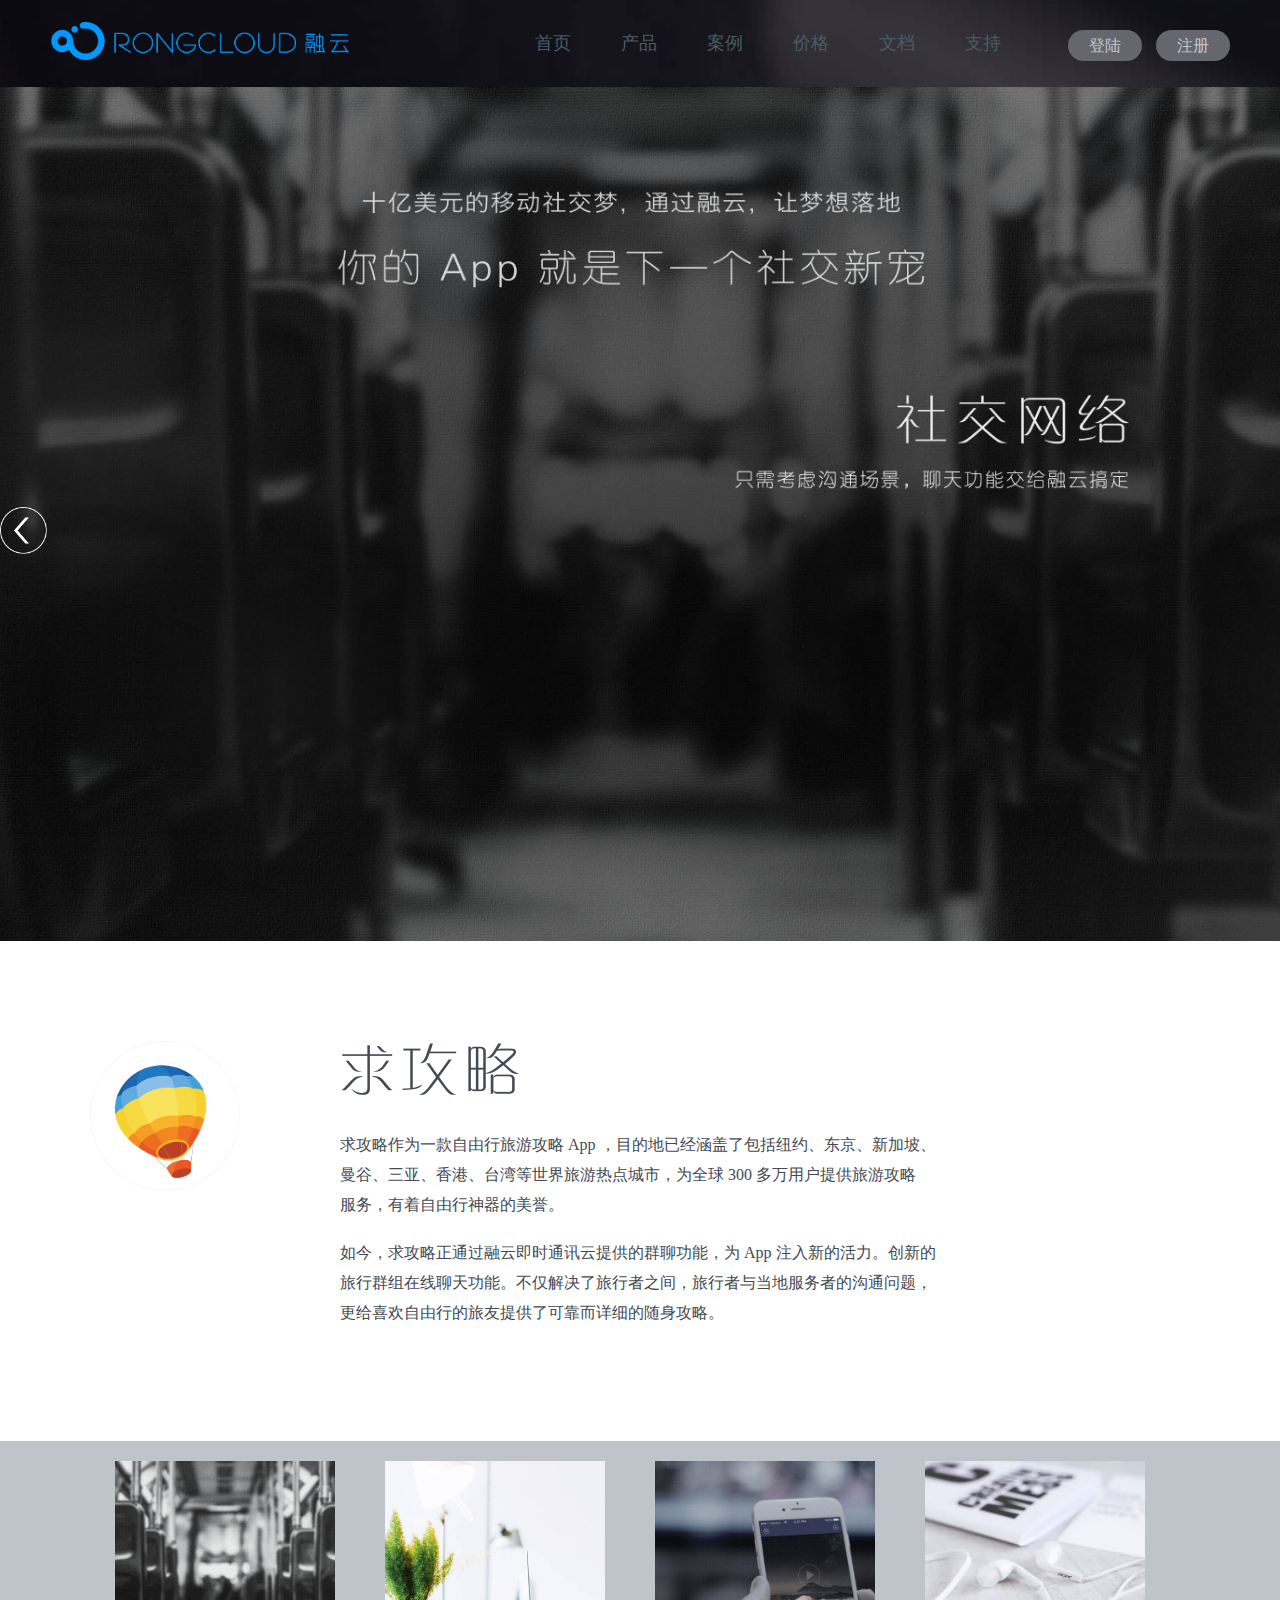
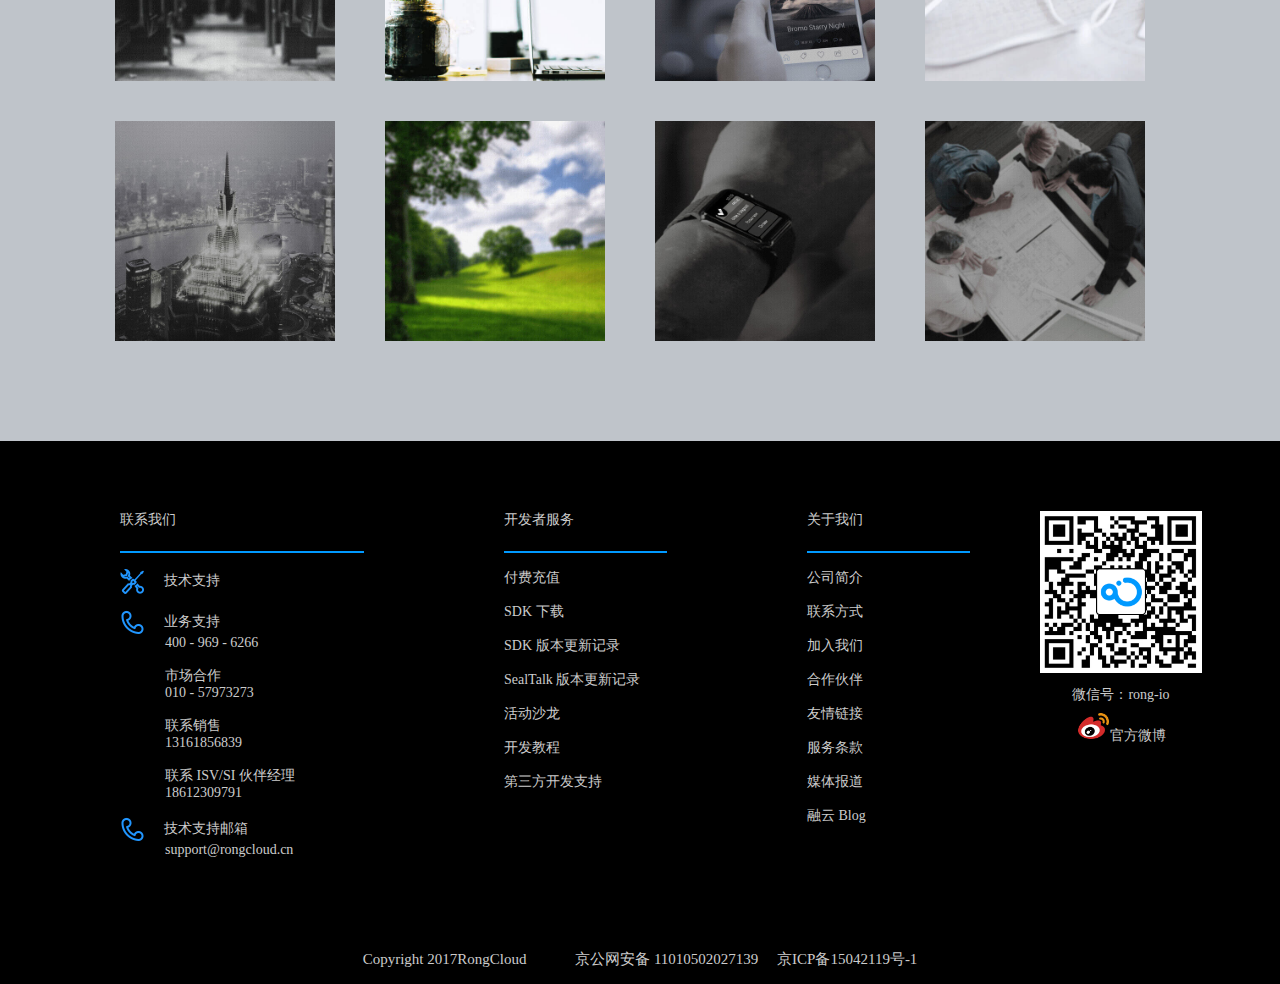
<file: rongyun/anlizhongxin.html>
<!DOCTYPE html>
<html>
	<head>
		<meta charset="UTF-8">
		<title></title>
		<link rel="stylesheet" type="text/css" href="css/main.css"/>
		<link rel="stylesheet" type="text/css" href="css/anlizhongxin.css"/>
		<link rel="stylesheet" href="css/animate.css" />
		<script type="text/javascript" src="js/jquery-1.8.3.min.js" ></script>
		<script type="text/javascript" src="js/jquery.sliphover.js" ></script>
	</head>
	<body>
		<div id="head" style="height: 87px;width: 100%; background: #000000;"></div>
	    	<script>
	    		$(function(){
	    			$("#head").load("header.html")
	    		})
	    	</script>
		<!--banner开始-->
		<div class="li">
			<div class="li_banner">
				<div class="li_banner_header">
					<img src="img/case-1-banTit1.png"/>
				</div>
				<div class="li_banner_list">
					<ul>
						<li>
        					<span><img src="img/run.png"/></span>
        					<p>悦跑圈</p>
        				</li>
        				<li>
        					<span><img src="img/hupupb.png"/></span>
        					<p>虎扑跑步</p>
        				</li>
        				<li>
        					<span><img src="img/youlin.png"/></span>
        					<p>有邻</p>
        				</li>
        				<li>
        					<span><img src="img/ouer.png"/></span>
        					<p>偶尔</p>
        				</li>
        				<li>
        					<span><img src="img/mimi.png"/></span>
        					<p>秘密</p>
        				</li>
        				
        				<li>
        					<span><img src="img/qiugongl.png"/></span>
        					<p>求攻略</p>
        				</li>
        				
        				<li>
        					<span><img src="img/tutu.png"/></span>
        					<p>Tutu</p>
        				</li>
        				<li>
        					<span><img src="img/lianmeng.png"/></span>
        					<p>脸萌</p>
        				</li>
        				<li>
        					<span><img src="img/jianmian.png"/></span>
        					<p>见面</p>
        				</li>
        				<li>
        					<span><img src="img/tianmilr.png"/></span>
        					<p>甜蜜恋人</p>
        				</li>
        			</ul>
				</div>
				<div class="li_banner_bottom">
					<img src="img/case-1-banTit2.png"/>
				</div>
			</div>
			<div class="an_list-btn">
				<a href="case1.html">
					<div class="an_btn one" >
						<img src="img/case-thumb-6.png"/>
					</div>
				</a>
				<a href="case2.html">
					<div class="an_btn two" >
						<img src="img/case-thumb-2.png"/>
					</div>
				</a>
			</div>
			
		</div>
		<!--banner结束-->
		<!--气球开始-->
		<div class="qiu">
			<div class="qiu_main" >
				<div class="qiu_fl">
					<img src="img/case-1-logo.png"/>
				</div>
				<div class="qiu_fr">
					<div class="qiu_fr_h">
						<img src="img/case-1-tit.png"/>
						<p>求攻略作为一款自由行旅游攻略 App ，目的地已经涵盖了包括纽约、东京、新加坡、</p>
						<p>曼谷、三亚、香港、台湾等世界旅游热点城市，为全球 300 多万用户提供旅游攻略</p>
						<p>服务，有着自由行神器的美誉。</p><br />
						<p>如今，求攻略正通过融云即时通讯云提供的群聊功能，为 App 注入新的活力。创新的</p>
						<p>旅行群组在线聊天功能。不仅解决了旅行者之间，旅行者与当地服务者的沟通问题，</p>
						<p>更给喜欢自由行的旅友提供了可靠而详细的随身攻略。</p>
					</div>
					
				</div>
			</div>
			
		</div>
		<div style="clear: both;"></div>
		<!--气球结束-->
		<div class="wrap_list">
			<div class="wrap_main">
				<div class="wrap_show thr">
					<div class="zz">
						<p class="aa animated fadeInDown">社交网络</p>
					</div>
					<img src="img/case-1-pic.jpg" title="社交网络"/>
				</div>
				<div class="wrap_show thr">
					<div class="zz">
						<p class="aa animated fadeInDown">生活服务</p>
					</div>
					<img src="img/case-2-pic.jpg" title="生活服务"/>
				</div>
				<div class="wrap_show thr">
					<div class="zz">
						<p class="aa animated fadeInDown">多媒体</p>
					</div>
					<img src="img/case-3-pic.jpg" title="多媒体"/>
				</div>
				<div class="wrap_show thr">
					<div class="zz">
						<p class="aa animated fadeInDown">在线教育</p>
					</div>
					<img src="img/case-4-pic.jpg" title="在线教育"/>
				</div>
				<div class="wrap_show fou">
					<div class="zz">
						<p class="aa animated fadeInDown">金融服务</p>
					</div>
					<img src="img/case-5-pic.jpg" title="金融服务"/>
				</div>
				<div class="wrap_show fou">
					<div class="zz">
						<p class="aa animated fadeInDown">医疗健康</p>
					</div>
					<img src="img/case-6-pic.jpg" title="医疗健康"/>
				</div>
				<div class="wrap_show fou">
					<div class="zz">
						<p class="aa animated fadeInDown">工具&智能硬件</p>
					</div>
					<img src="img/case-7-pic.jpg" title="工具&智能硬件"/>
				</div>
				<div class="wrap_show fou">
					<div class="zz">
						<p class="aa animated fadeInDown">企业级应用</p>
					</div>
					<img src="img/case-8-pic.jpg" title="企业级应用"/>
				</div>
				
			</div>
			
		</div>
		<script src="js/jquery.sliphover.js"></script>
		<script type="text/javascript" src="js/anli.js" >
			
		</script>
		</script>
		<div id="foot" style="height: 543px;width: 100%; background: #000000;"></div>
	    	<script>
	    		$(function(){
	    			$("#foot").load("bottom.html")
	    		})
	    	</script>
	</body>
</html>
</file>
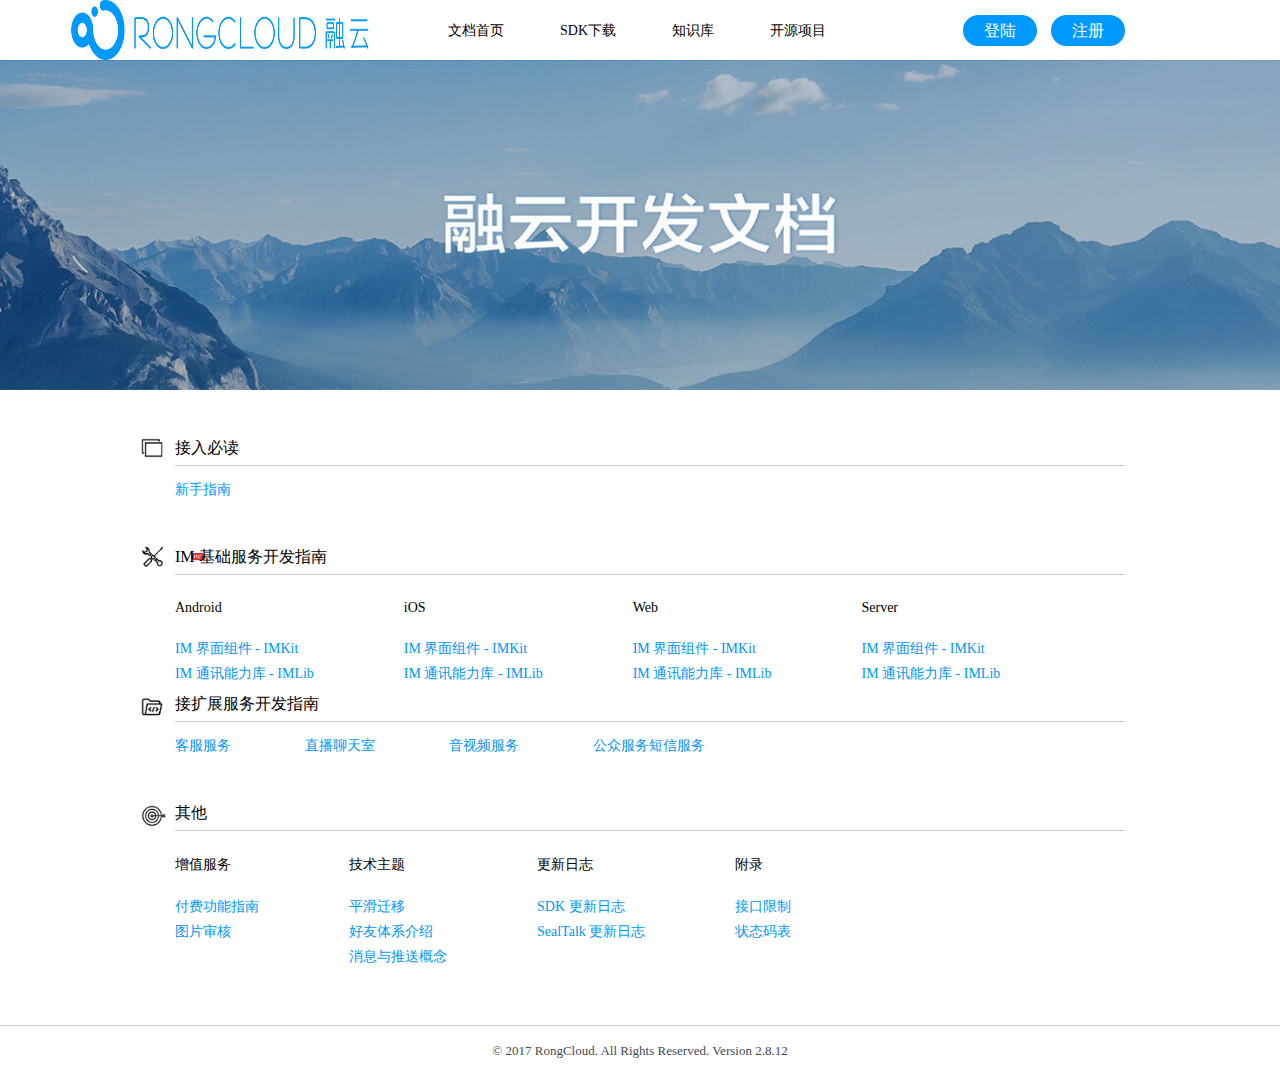
<file: rongyun/article.html>
<!DOCTYPE html>
<html>

	<head>
		<meta charset="UTF-8">
		<title></title>
		<link rel="stylesheet" type="text/css" href="css/main.css" />
		<link rel="stylesheet" type="text/css" href="css/article.css" />
	</head>

	<body>
		<!--top开始-->
		<div class="header">
			<div class="header_main">
				<div class="header_fl">
					<img src="img/logo.png" />
				</div>
				<div class="header_min">
					<ul>
						<li>
							<a href="#">文档首页</a>
						</li>
						<li>
							<a href="#">SDK下载</a>
						</li>
						<li>
							<a href="#">知识库</a>
						</li>
						<li>
							<a href="#">开源项目</a>
						</li>
					</ul>
				</div>
				<div class="header_fr">
					<a href="#">登陆</a>
					<a href="#">注册</a>
				</div>
			</div>

		</div>
		<!--top结束-->
		<!--banner开始-->
		<div class="arc_banner">
		</div>
		<!--banner结束-->
		<!--内容开始-->
		<div class="doc">
			<div class="doc_main">
				<div class="doc_jie">
					<span></span>
					<p>接入必读</p>
					<a href="#">新手指南</a>
				</div>
				<div class="doc_IM">
					<span></span>
					<p>IM 基础服务开发指南</p>
					<ul>
						<li>
							<p>Android</p>
							<a href="#">IM 界面组件 - IMKit</a>
							<a href="#">IM 通讯能力库 - IMLib</a>
							
						</li>
						<li>
							<p>iOS</p>
							<a href="#">IM 界面组件 - IMKit</a>
							<a href="#">IM 通讯能力库 - IMLib</a>
							
						</li>
						<li>
							<p>Web</p>
							<a href="#">IM 界面组件 - IMKit</a>
							<a href="#">IM 通讯能力库 - IMLib</a>
							
						</li>
						<li>
							<p>Server</p>
							<a href="#">IM 界面组件 - IMKit</a>
							<a href="#">IM 通讯能力库 - IMLib</a>
							
						</li>
					</ul>
				</div>
				<div class="doc_jie doc_ku">
					<span></span>
					<p>接扩展服务开发指南</p>
					<a href="#">客服服务</a>
					<a href="#">直播聊天室</a>
					<a href="#">音视频服务</a>
					<a href="#">公众服务短信服务</a>
				</div>
				<div class="doc_IM doc_qi">
					<span></span>
					<p>其他</p>
					<ul>
						<li>
							<p>增值服务</p>
							<a href="#">付费功能指南</a>
							<a href="#">图片审核</a>
							
						</li>
						<li>
							<p>技术主题</p>
							<a href="#">平滑迁移</a>
							<a href="#">好友体系介绍</a>
							<a href="#">消息与推送概念</a>
							
						</li>
						<li>
							<p>更新日志</p>
							<a href="#">SDK 更新日志</a>
							<a href="#">SealTalk 更新日志</a>
							
						</li>
						<li>
							<p>附录</p>
							<a href="#">接口限制</a>
							<a href="#">状态码表</a>
							
						</li>
					</ul>
				</div>
			</div>
		</div>
		<!--内容结束-->
		<!--底部开始-->
		<div class="doc_bottom">
			<div class="doc_bottom_main">
				<p>© 2017 RongCloud. All Rights Reserved. Version 2.8.12</p>
			</div>
		</div>
		
		<!--底部结束-->
	</body>

</html>
</file>
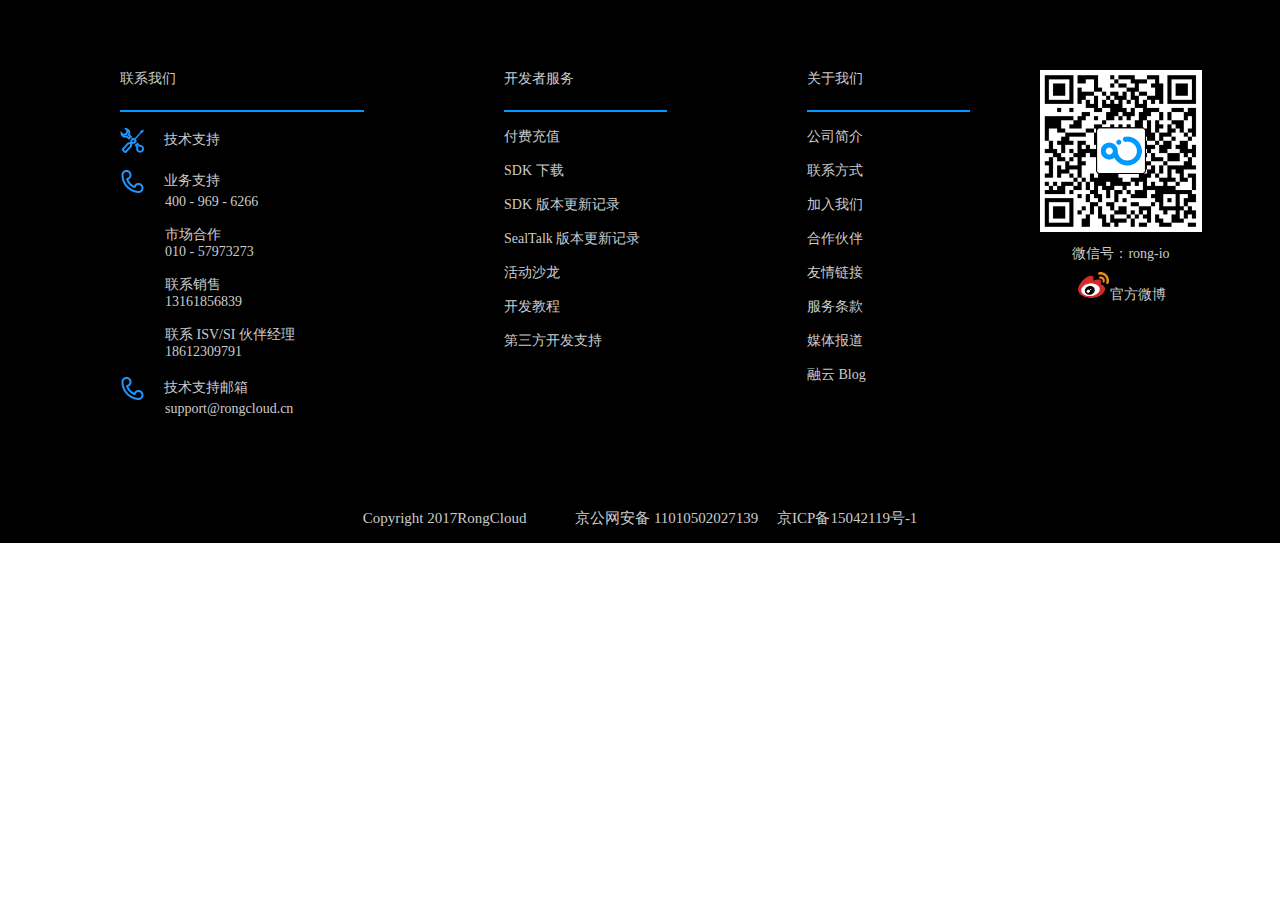
<file: rongyun/bottom.html>
<!DOCTYPE html>
<html>
	<head>
		<meta charset="UTF-8">
		<title></title>
		<link rel="stylesheet" type="text/css" href="css/main.css"/>
		<link rel="stylesheet" type="text/css" href="css/bottom.css"/>
	</head>
	<body> 
		<!--底部开始-->
		<div class="bottom">
			<div class="bottom_main">
				<div class="contact_us">
					<ul>
						<li>
							<h4>联系我们</h4><br />
							<span><img src="img/icon_support.png"/></span>
							<span>技术支持</span> <br /><br />
							<span><img src="img/icon_phone.png"/></span>
							<span>业务支持</span> <br /><span></span><span></span><span></span>
							<span>400 - 969 - 6266</span> <br /><br /><span></span><span></span><span></span>
							<span>市场合作</span> <br /><span></span><span></span><span></span>
							<span>010 - 57973273</span> <br /><br /><span></span><span></span><span></span>
							<span>联系销售</span> <br /><span></span><span></span><span></span>
							<span>13161856839</span> <br /><br /><span></span><span></span><span></span>
							<span>联系 ISV/SI 伙伴经理</span> <br /><span></span><span></span><span></span>
							<span>18612309791</span> <br /><br />
							<span><img src="img/icon_phone.png"/></span>
							<span>技术支持邮箱</span> <br /><span></span><span></span><span></span>
							<span>support@rongcloud.cn</span>
						</li>
						<li>
							<h4 style="width: 163px;">开发者服务</h4><br />
							<span>付费充值</span><br /><br />
							<span>SDK 下载</span><br /><br />
							<span>SDK 版本更新记录</span><br /><br />
							<span>SealTalk 版本更新记录</span><br /><br />
							<span>活动沙龙</span><br /><br />
							<span>开发教程</span><br /><br />
							<span>第三方开发支持</span><br /><br />
							
						</li>
						<li>
							<h4 style="width: 163px;">关于我们</h4><br />
							<span>公司简介</span><br /><br />
							<span>联系方式</span><br /><br />
							<span>加入我们</span><br /><br />
							<span>合作伙伴</span><br /><br />
							<span>友情链接</span><br /><br />
							<span>服务条款</span><br /><br />
							<span>媒体报道</span><br /><br />
							<span>融云 Blog</span><br /><br />
						</li>
						<li>
							<img style="width: 162px;height: 162px; background-size: 100%;" src="img/log_wx (1).png"/>
							<p style="text-align: center;line-height: 35px;">微信号：rong-io</p>
							<p style="text-align: center;"><img class="weibo" src="img/icon_weibo.png"/>官方微博</p>
						</li>
					</ul>
				</div>
				<div style="clear: both;"></div>
				<div class="bottom_last">
					<span>Copyright 2017RongCloud</span>
					<span>京公网安备 11010502027139</span>
					<a href="javascript:;">京ICP备15042119号-1</a>
				</div>
			</div>
			
		</div>
		<!--底部结束-->
	</body>
</html>
</file>
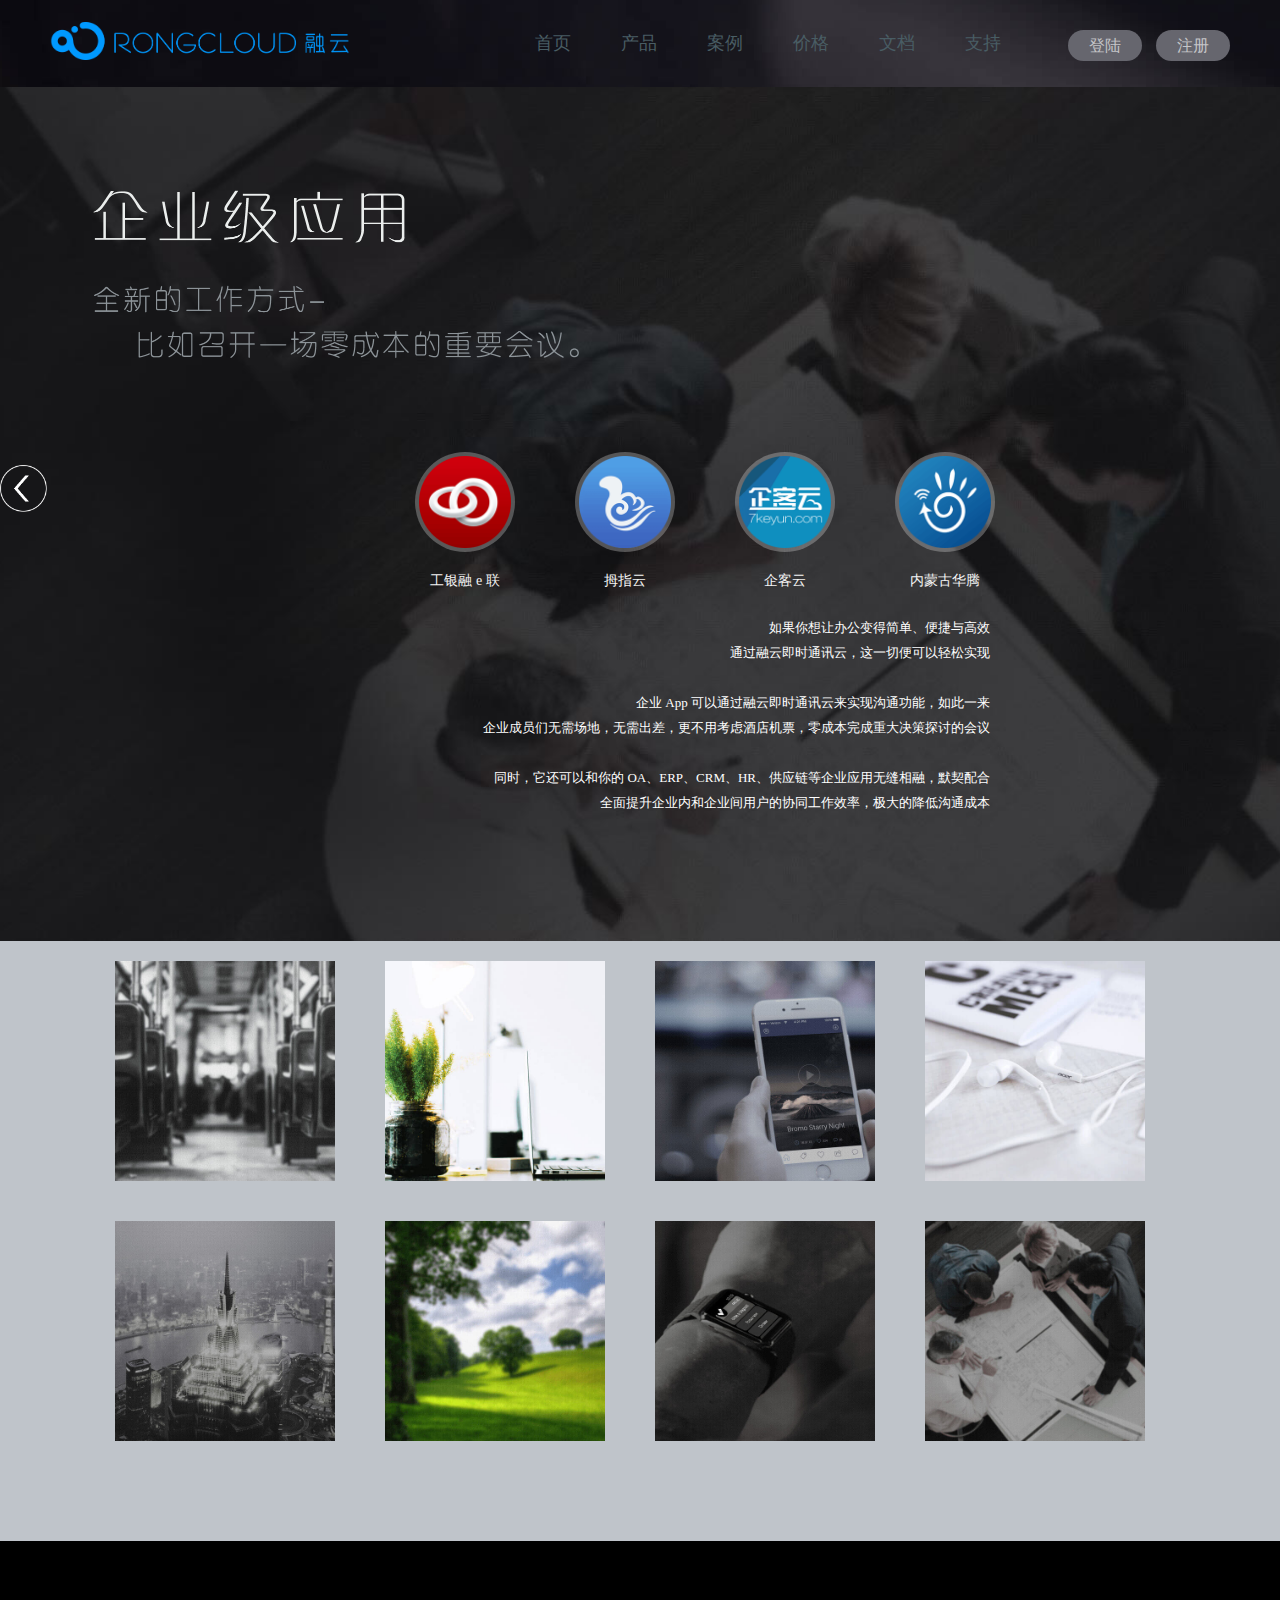
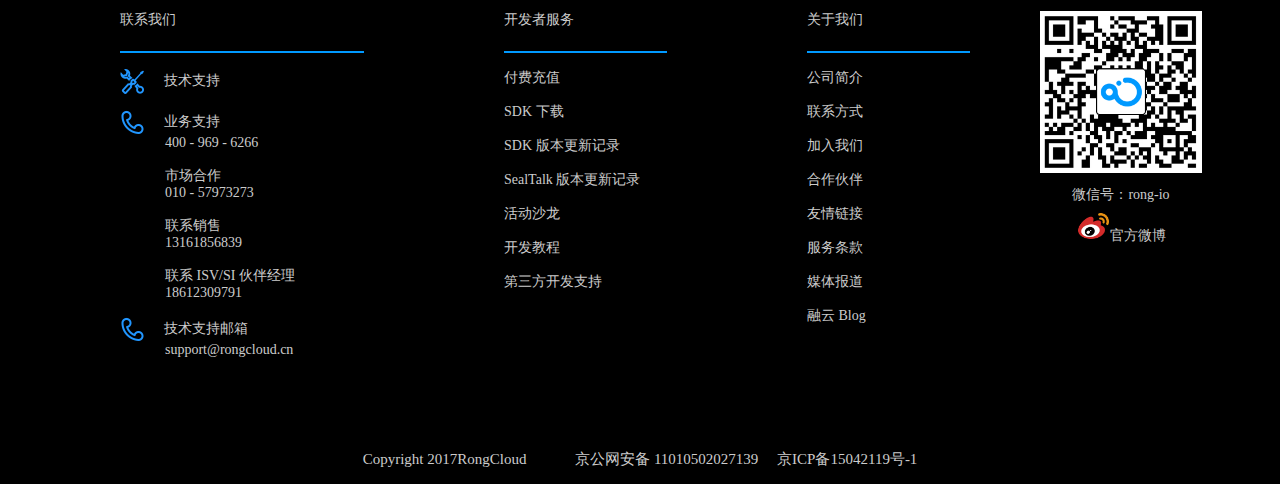
<file: rongyun/case1.html>
<!DOCTYPE html>
<html>
	<head>
		<meta charset="UTF-8">
		<title></title>  
		<link rel="stylesheet" type="text/css" href="css/main.css"/>
		<link rel="stylesheet" type="text/css" href="css/case1.css"/>
		<link rel="stylesheet" href="css/animate.css" />
		<script type="text/javascript" src="js/jquery-1.8.3.min.js" ></script>
		<script type="text/javascript" src="js/jquery.sliphover.js" ></script>
	</head>
	<body>
		<div id="head" style="height: 87px;width: 100%; background: #000000;"></div>
	    	<script>
	    		$(function(){
	    			$("#head").load("header.html")
	    		})
	    	</script>
		<!--banner开始-->
		<div class="li banner_one">
			<div class="li_banner">
				<div class="li_banner_header">
					<img src="img/case-8-banTit1.png"/>
				</div>
				<div class="li_banner_list">
					<ul>
						<li>
        					<span><img src="img/gsyh.png"/></span>
        					<p>工银融 e 联</p>
        				</li>
        				<li>
        					<span><img src="img/muzhiy.png"/></span>
        					<p>拇指云</p>
        				</li>
        				<li>
        					<span><img src="img/qikey.png"/></span>
        					<p>企客云</p>
        				</li>
        				<li>
        					<span><img src="img/neimeng.png"/></span>
        					<p>内蒙古华腾</p>
        				</li>
        				
        			</ul>
				</div>
				<div class="li_banner_bottom">
					<p>如果你想让办公变得简单、便捷与高效</p>
					<p>通过融云即时通讯云，这一切便可以轻松实现</p><br	/>
					<p>企业 App 可以通过融云即时通讯云来实现沟通功能，如此一来</p>
					<p>企业成员们无需场地，无需出差，更不用考虑酒店机票，零成本完成重大决策探讨的会议</p><br	/>
					<p>同时，它还可以和你的 OA、ERP、CRM、HR、供应链等企业应用无缝相融，默契配合</p>
					<p>全面提升企业内和企业间用户的协同工作效率，极大的降低沟通成本</p>
				</div>
			</div>
			<div class="an_list-btn">
				<a href="case2.html">
					<div class="an_btn one" >
						<img src="img/case-thumb-6.png"/>
					</div>
				</a>
				<a href="anlizhongxin.html">
					<div class="an_btn two" >
						<img src="img/case-thumb-2.png"/>
					</div>
				</a>
			</div>
			
		</div>
		<!--banner结束-->
		
		<div class="wrap_list">
			<div class="wrap_main">
				<div class="wrap_show thr">
					<div class="zz">
						<p class="aa animated fadeInDown">社交网络</p>
					</div>
					<img src="img/case-1-pic.jpg" title="社交网络"/>
				</div>
				<div class="wrap_show thr">
					<div class="zz">
						<p class="aa animated fadeInDown">生活服务</p>
					</div>
					<img src="img/case-2-pic.jpg" title="生活服务"/>
				</div>
				<div class="wrap_show thr">
					<div class="zz">
						<p class="aa animated fadeInDown">多媒体</p>
					</div>
					<img src="img/case-3-pic.jpg" title="多媒体"/>
				</div>
				<div class="wrap_show thr">
					<div class="zz">
						<p class="aa animated fadeInDown">在线教育</p>
					</div>
					<img src="img/case-4-pic.jpg" title="在线教育"/>
				</div>
				<div class="wrap_show fou">
					<div class="zz">
						<p class="aa animated fadeInDown">金融服务</p>
					</div>
					<img src="img/case-5-pic.jpg" title="金融服务"/>
				</div>
				<div class="wrap_show fou">
					<div class="zz">
						<p class="aa animated fadeInDown">医疗健康</p>
					</div>
					<img src="img/case-6-pic.jpg" title="医疗健康"/>
				</div>
				<div class="wrap_show fou">
					<div class="zz">
						<p class="aa animated fadeInDown">工具&智能硬件</p>
					</div>
					<img src="img/case-7-pic.jpg" title="工具&智能硬件"/>
				</div>
				<div class="wrap_show fou">
					<div class="zz">
						<p class="aa animated fadeInDown">企业级应用</p>
					</div>
					<img src="img/case-8-pic.jpg" title="企业级应用"/>
				</div>
				
			</div>
			
		</div>
		<!--<script src="js/jquery.sliphover.js"></script>-->
		<script type="text/javascript" src="js/anli.js" >
			
		</script>
		</script>
		<div id="foot" style="height: 543px;width: 100%; background: #000000;"></div>
	    	<script>
	    		$(function(){
	    			$("#foot").load("bottom.html")
	    		})
	    	</script>
	</body>
</html>
</file>
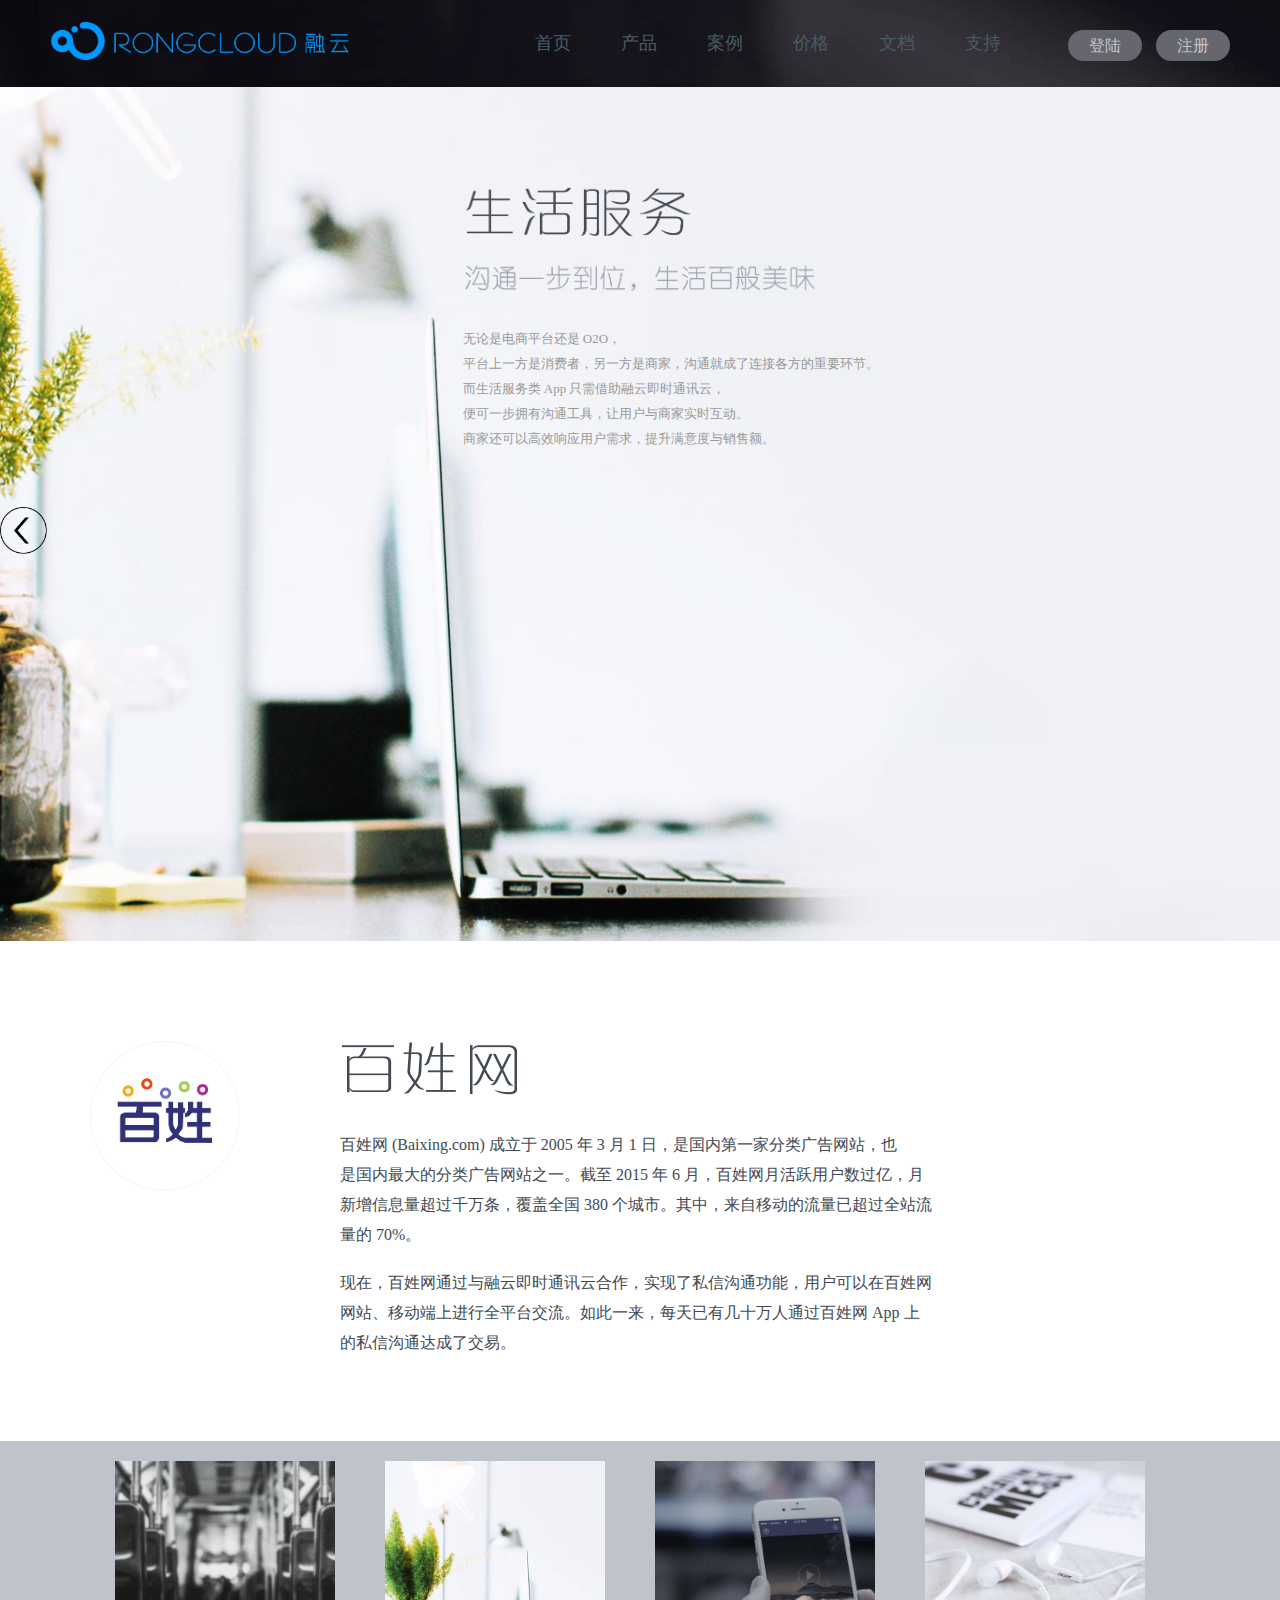
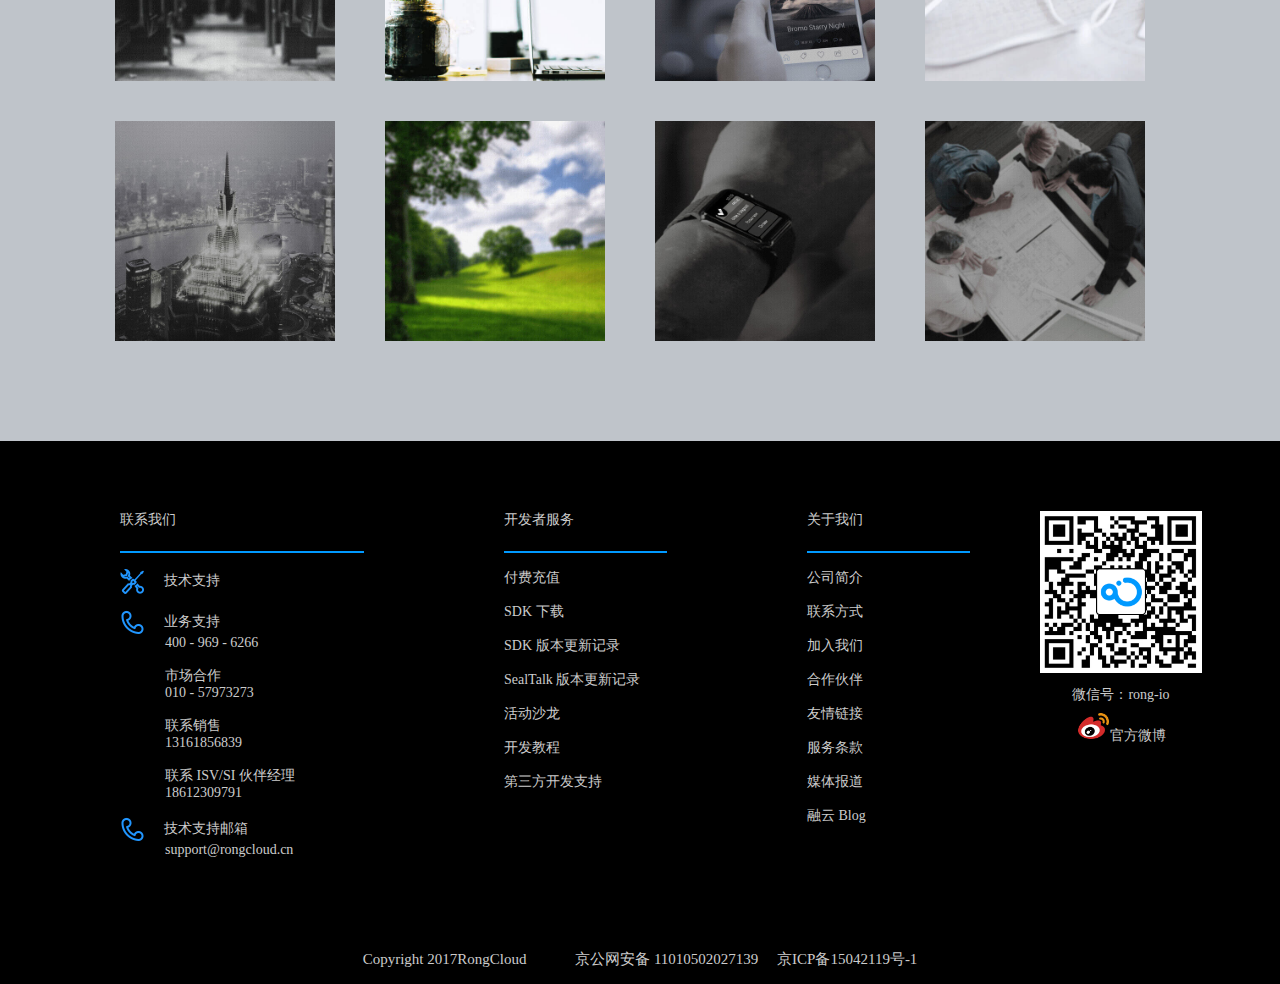
<file: rongyun/case2.html>
<!DOCTYPE html>
<html>
	<head>
		<meta charset="UTF-8">
		<title></title>
		<link rel="stylesheet" type="text/css" href="css/main.css"/>
		<link rel="stylesheet" type="text/css" href="css/case2.css"/>
		<link rel="stylesheet" href="css/animate.css" />
		<script type="text/javascript" src="js/jquery-1.8.3.min.js" ></script>
		<script type="text/javascript" src="js/jquery.sliphover.js" ></script>
	</head>
	<body>
		<div id="head" style="height: 87px;width: 100%; background: #000000;"></div>
	    	<script>
	    		$(function(){
	    			$("#head").load("header.html")
	    		})
	    	</script>
		<!--banner开始-->
		<div class="li">
			<div class="li_banner">
				<div class="li_banner_header">
					<img src="img/case-2-banTit1.png"/>
				</div>
				<div class="li_banner_bottom">
					<p>无论是电商平台还是 O2O，</p>
					<p>平台上一方是消费者，另一方是商家，沟通就成了连接各方的重要环节。</p>
					<p>而生活服务类 App 只需借助融云即时通讯云，</p>
					<p>便可一步拥有沟通工具，让用户与商家实时互动。</p>
					<p>商家还可以高效响应用户需求，提升满意度与销售额。</p>
				</div>
				<div class="li_banner_list">
					<ul>
						<li>
        					<span><img src="img/baixing.png"/></span>
        					<p>百姓</p>
        				</li>
        				<li>
        					<span><img src="img/douguo.png"/></span>
        					<p>豆果美食</p>
        				</li>
        				<li>
        					<span><img src="img/xiumeij.png"/></span>
        					<p>秀美甲</p>
        				</li>
        				<li>
        					<span><img src="img/tujia.png"/></span>
        					<p>途家</p>
        				</li>
        				<li>
        					<span><img src="img/youxin.png"/></span>
        					<p>优信二手车</p>
        				</li>
        				
        				<li>
        					<span><img src="img/yicheesc.png"/></span>
        					<p>易车二手车</p>
        				</li>
        				
        				<li>
        					<span><img src="img/tiantianyc.png"/></span>
        					<p>天天用车</p>
        				</li>
        				<li>
        					<span><img src="img/yangchezj.png"/></span>
        					<p>养车之家</p>
        				</li>
        				
        			</ul>
				</div>
			</div>
			<div class="an_list-btn">
				<a href="case1.html">
					<div class="an_btn one" >
						<img src="img/case-thumb-6.png"/>
					</div>
				</a>
				<a href="anlizhongxin.html">
					<div class="an_btn two" >
						<img src="img/case-thumb-2.png"/>
					</div>
				</a>
			</div>
			
		</div>
		<!--banner结束-->
		<!--气球开始-->
		<div class="qiu">
			<div class="qiu_main" >
				<div class="qiu_fl">
						<img src="img/case-2-logo.png"/>
				</div>
				<div class="qiu_fr">
					<div class="qiu_fr_h">
					<img src="img/case-2-tit.png"/>
						<p>百姓网 (Baixing.com) 成立于 2005 年 3 月 1 日，是国内第一家分类广告网站，也</p>
						<p>是国内最大的分类广告网站之一。截至 2015 年 6 月，百姓网月活跃用户数过亿，月</p>
						<p>新增信息量超过千万条，覆盖全国 380 个城市。其中，来自移动的流量已超过全站流</p>
						<p>量的 70%。</p><br />
						<p>现在，百姓网通过与融云即时通讯云合作，实现了私信沟通功能，用户可以在百姓网</p>
						<p>网站、移动端上进行全平台交流。如此一来，每天已有几十万人通过百姓网 App 上</p>
						<p>的私信沟通达成了交易。</p>
					</div>
					
				</div>
			</div>
			
		</div>
		<div style="clear: both;"></div>
		<!--气球结束-->
		<div class="wrap_list">
			<div class="wrap_main">
				<div class="wrap_show thr">
					<div class="zz">
						<p class="aa animated fadeInDown">社交网络</p>
					</div>
					<img src="img/case-1-pic.jpg" title="社交网络"/>
				</div>
				<div class="wrap_show thr">
					<div class="zz">
						<p class="aa animated fadeInDown">生活服务</p>
					</div>
					<img src="img/case-2-pic.jpg" title="生活服务"/>
				</div>
				<div class="wrap_show thr">
					<div class="zz">
						<p class="aa animated fadeInDown">多媒体</p>
					</div>
					<img src="img/case-3-pic.jpg" title="多媒体"/>
				</div>
				<div class="wrap_show thr">
					<div class="zz">
						<p class="aa animated fadeInDown">在线教育</p>
					</div>
					<img src="img/case-4-pic.jpg" title="在线教育"/>
				</div>
				<div class="wrap_show fou">
					<div class="zz">
						<p class="aa animated fadeInDown">金融服务</p>
					</div>
					<img src="img/case-5-pic.jpg" title="金融服务"/>
				</div>
				<div class="wrap_show fou">
					<div class="zz">
						<p class="aa animated fadeInDown">医疗健康</p>
					</div>
					<img src="img/case-6-pic.jpg" title="医疗健康"/>
				</div>
				<div class="wrap_show fou">
					<div class="zz">
						<p class="aa animated fadeInDown">工具&智能硬件</p>
					</div>
					<img src="img/case-7-pic.jpg" title="工具&智能硬件"/>
				</div>
				<div class="wrap_show fou">
					<div class="zz">
						<p class="aa animated fadeInDown">企业级应用</p>
					</div>
					<img src="img/case-8-pic.jpg" title="企业级应用"/>
				</div>
				
			</div>
			
		</div>
		<script src="js/jquery.sliphover.js"></script>
		<script type="text/javascript" src="js/anli.js" >
			
		</script>
		<div id="foot" style="height: 543px;width: 100%; background: #000000;"></div>
	    	<script>
	    		$(function(){
	    			$("#foot").load("bottom.html")
	    		})
	    	</script>
	</body>
</html>
</file>
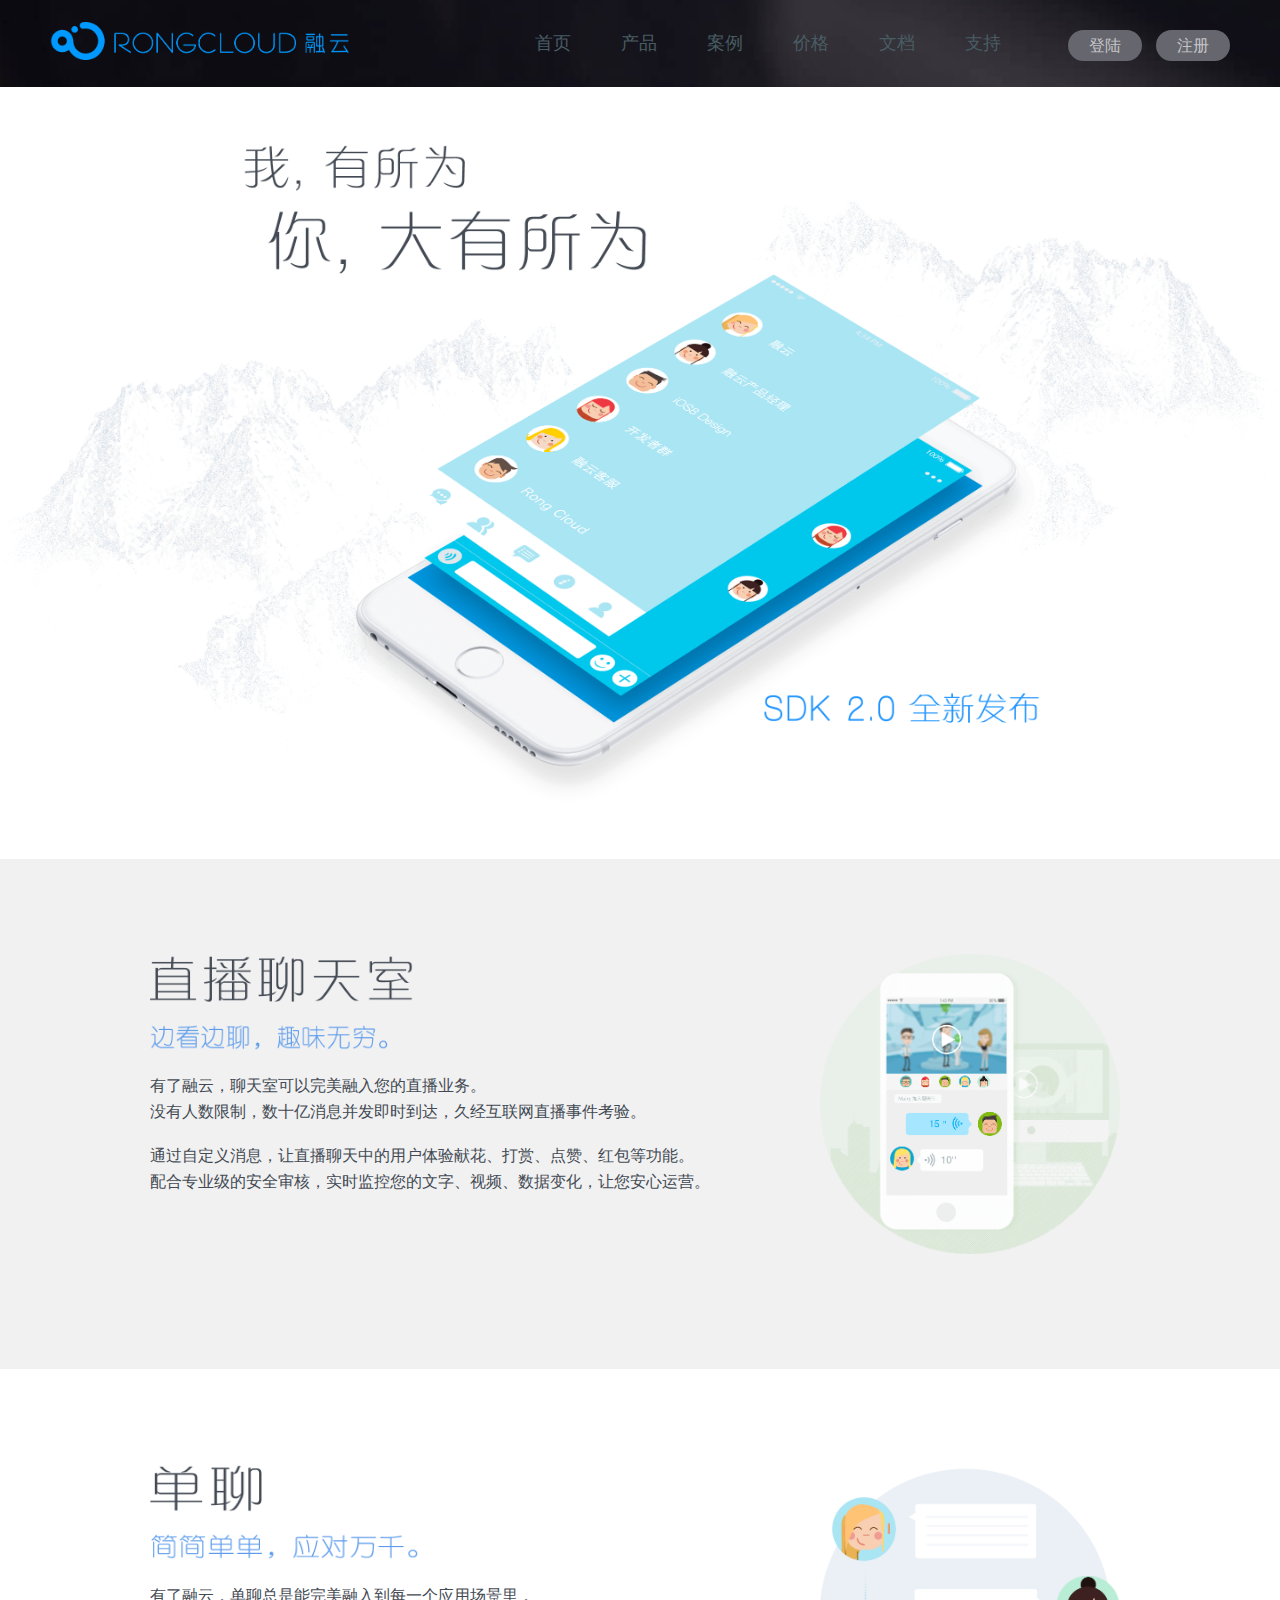
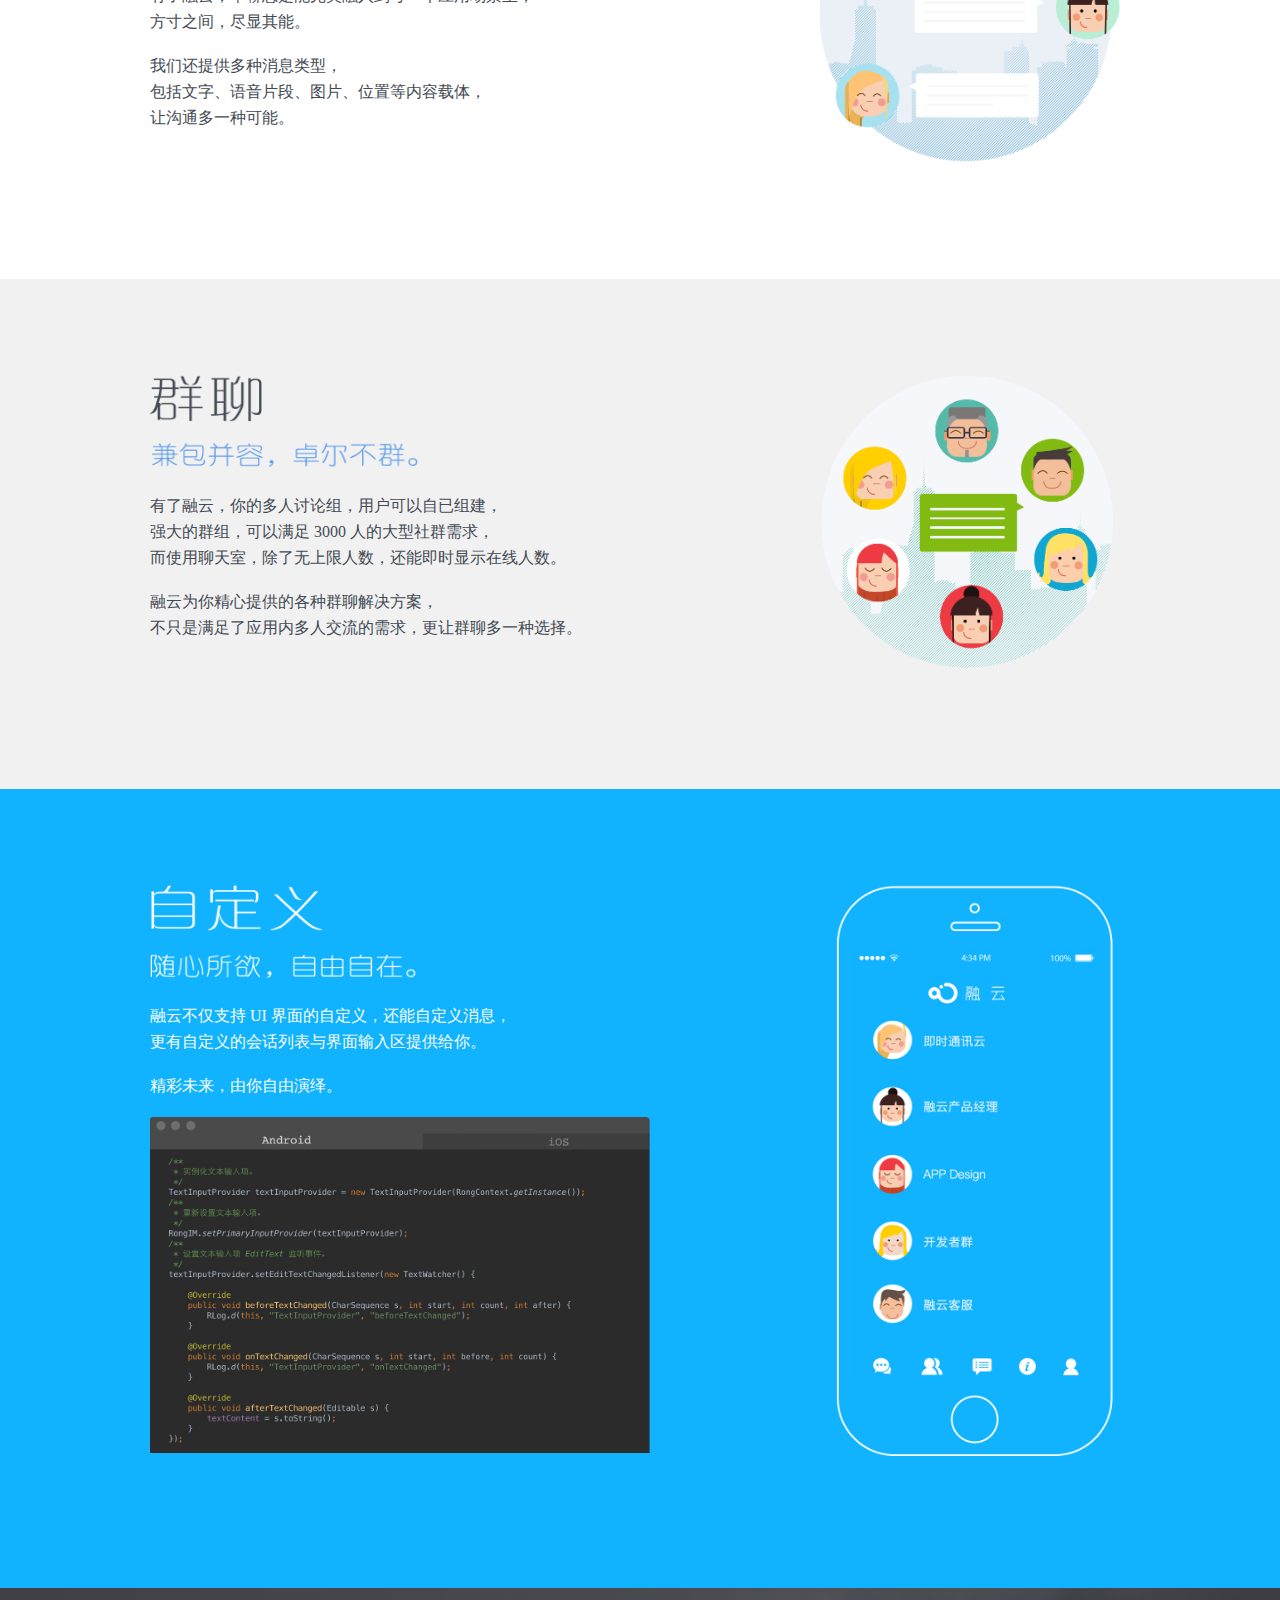
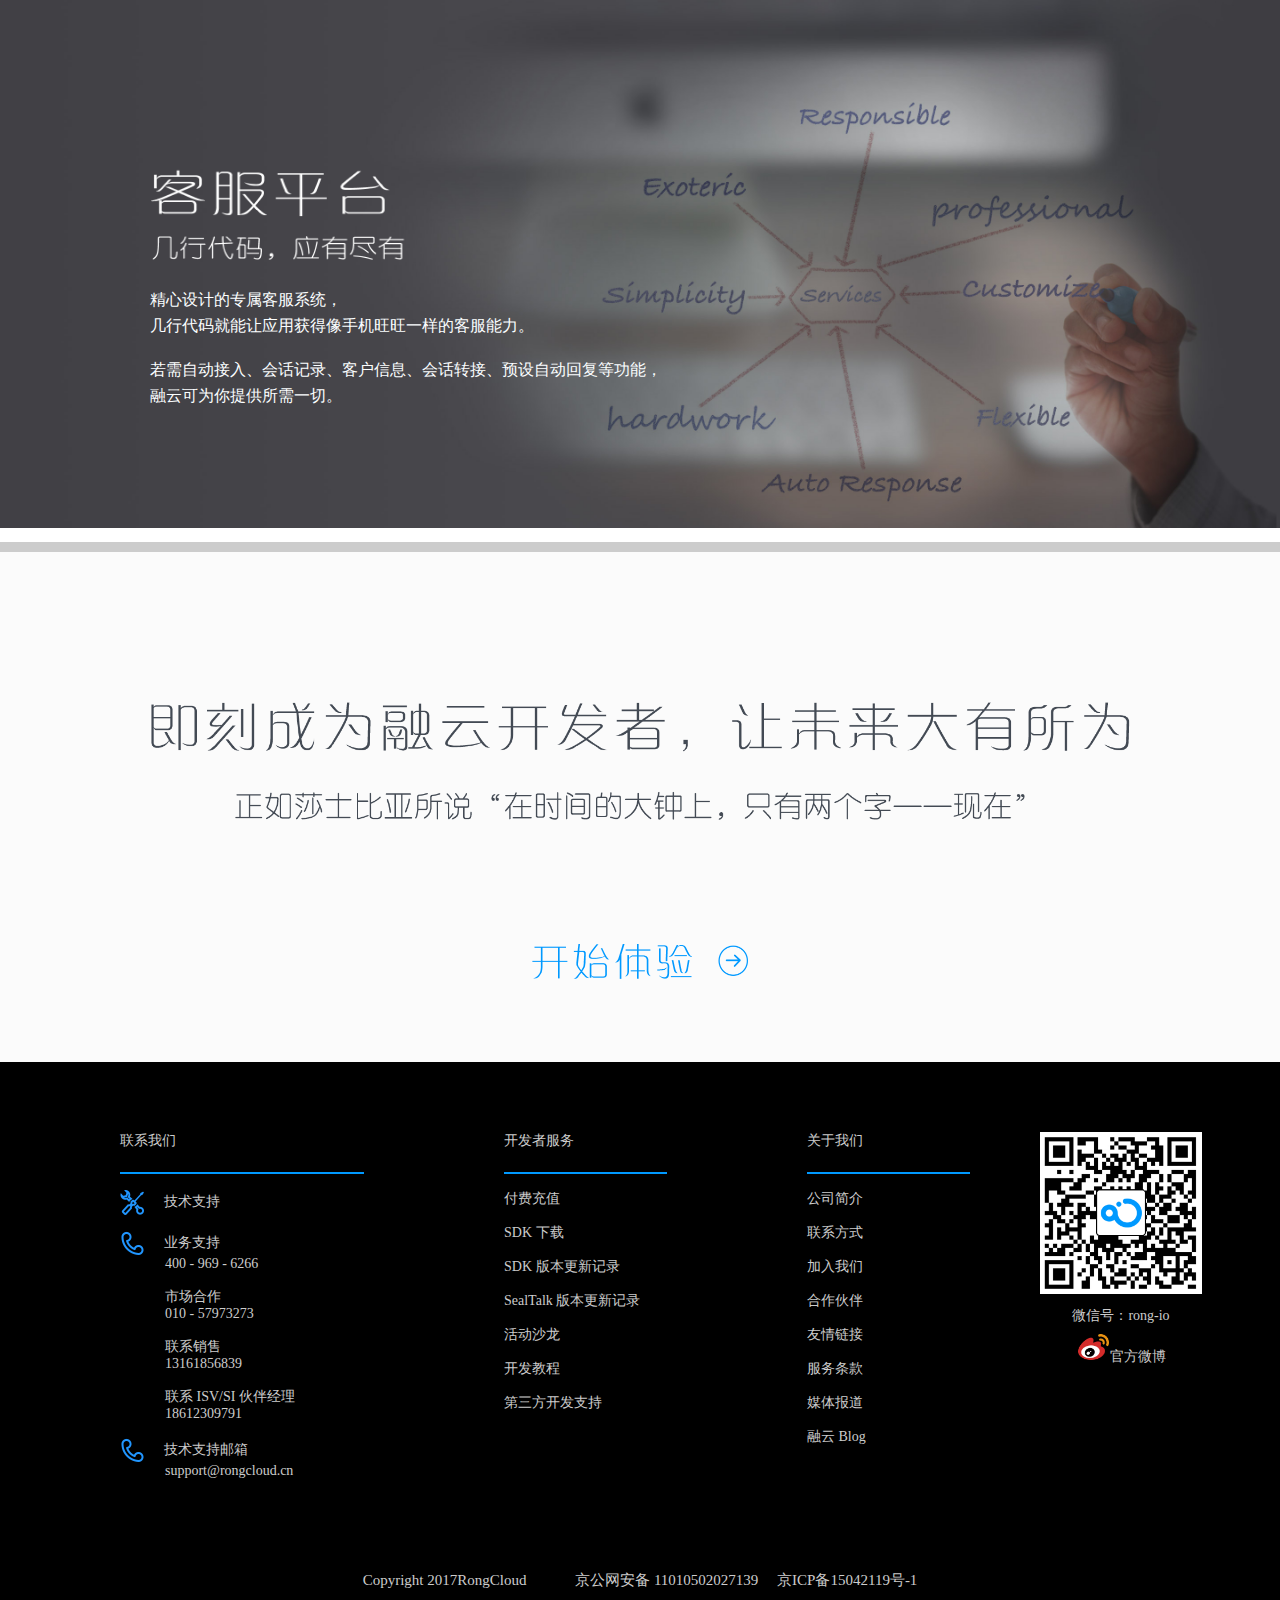
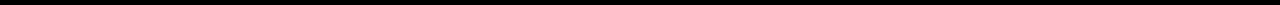
<file: rongyun/IM.html>
<!DOCTYPE html>
<html>

	<head>
		<meta charset="UTF-8">
		<title></title>
		<script type="text/javascript" src="js/jquery-1.8.3.min.js" ></script>
		<link rel="stylesheet" type="text/css" href="css/main.css" />
		<link rel="stylesheet" type="text/css" href="css/IM.css" />
	</head>

	<body>
		<div id="head" style="height: 87px;width: 100%; background: #000000;"></div>
	    	<script>
	    		$(function(){
	    			$("#head").load("header.html")
	    		})
	    	</script>
		<!--banner开始-->
		
		<div class="ready">
			<div class="ready_main">
				<div class="ipone_one"></div>
				<div class="ipone_two"></div>
			</div>
		</div>
		<!--banner结束-->
		<!--直播开始-->
		<div class="zhi">
			<div class="zhi_main">
				<div class="zhi_header">
					<div class="zhi_header_fl">
						<h3><img src="img/product_16.png"/></h3>
						<br />
						<p>有了融云，聊天室可以完美融入您的直播业务。</p>
						<p>没有人数限制，数十亿消息并发即时到达，久经互联网直播事件考验。</p><br />
						<p>通过自定义消息，让直播聊天中的用户体验献花、打赏、点赞、红包等功能。</p>
						<p>配合专业级的安全审核，实时监控您的文字、视频、数据变化，让您安心运营。</p>
					</div>
					<div class="zhi_header_fr">
						<img src="img/product_17.png"/>
					</div>
				</div>
				
			</div>
		</div>
	<!--直播结束-->
	<!--单聊开始-->
	<div class="zhi" style="background: white;">
			<div class="zhi_main">
				<div class="zhi_header">
					<div class="zhi_header_fl">
						<h3><img src="img/product_04.png"/></h3>
						<br />
						<p>有了融云，单聊总是能完美融入到每一个应用场景里，</p>
						<p>方寸之间，尽显其能。</p><br />
						<p>我们还提供多种消息类型，</p>
						<p>包括文字、语音片段、图片、位置等内容载体，</p>
						<p>让沟通多一种可能。</p>
					</div>
					<div class="zhi_header_fr">
						<img src="img/product_05.png"/>
					</div>
				</div>
				
			</div>
		</div>
	<!--单聊结束-->
	<!--群聊开始-->
	<div class="zhi" >
			<div class="zhi_main">
				<div class="zhi_header">
					<div class="zhi_header_fl">
						<h3><img src="img/product_06.png"/></h3>
						<br />
						<p>有了融云，你的多人讨论组，用户可以自已组建，</p>
						<p>强大的群组，可以满足 3000 人的大型社群需求，</p>
						<p>而使用聊天室，除了无上限人数，还能即时显示在线人数。</p><br />
						<p>融云为你精心提供的各种群聊解决方案，</p>
						<p>不只是满足了应用内多人交流的需求，更让群聊多一种选择。</p>
						
					</div>
					<div class="zhi_header_fr">
						<img src="img/product_07.png"/>
					</div>
				</div>
				
			</div>
		</div>
	<!--群聊结束-->
	<!--自定义开始-->
	<div class="zhi zdy" style="background: #11B3FF;">
			<div class="zhi_main">
				<div class="zhi_header">
					<div class="zhi_header_fl zdy_header">
						<h3><img src="img/product_08.png"/></h3>
						<br />
						<p>融云不仅支持 UI 界面的自定义，还能自定义消息，</p>
						<p>更有自定义的会话列表与界面输入区提供给你。</p><br />
						<p>精彩未来，由你自由演绎。</p><br />
						<p><img src="img/product_09.png"/></p>
						
					</div>
					<div class="zhi_header_fr zdy_fr">
						<img src="img/product_10.png"/>
					</div>
				</div>
				
			</div>
		</div>
	<!--自定义结束-->
	<!--客服平台开始-->
	<div class="zhi kefu" >
			<div class="zhi_main">
				<div class="zhi_header kefu_main">
					<div class="zhi_header_fl kefu_head">
						<h3><img src="img/product_12.png"/></h3>
						<br />
						<p>精心设计的专属客服系统，</p>
						<p>几行代码就能让应用获得像手机旺旺一样的客服能力。</p><br />
						<p>若需自动接入、会话记录、客户信息、会话转接、预设自动回复等功能，</p>
						<p>融云可为你提供所需一切。</p>
					</div>
				</div>
			</div>
		</div>
	<!--客服平台结束-->
	<div style="height: 10px;width: 100%;background: #CCCCCC;"></div>
	<!--体验开始-->
	<div class="ti">
		<div class="ti_main">
			<div class="ti_head">
				<img src="img/product_14.png"/>
			</div>
			<div class="ti_bottom">
				<img src="img/product_15.png"/>
			</div>
		</div>
	</div>
	<!--体验结束-->
	</script>
		<div id="foot" style="height: 543px;width: 100%; background: #000000;"></div>
	    	<script>
	    		$(function(){
	    			$("#foot").load("bottom.html")
	    		})
	    	</script>
	</body>

</html>
</file>
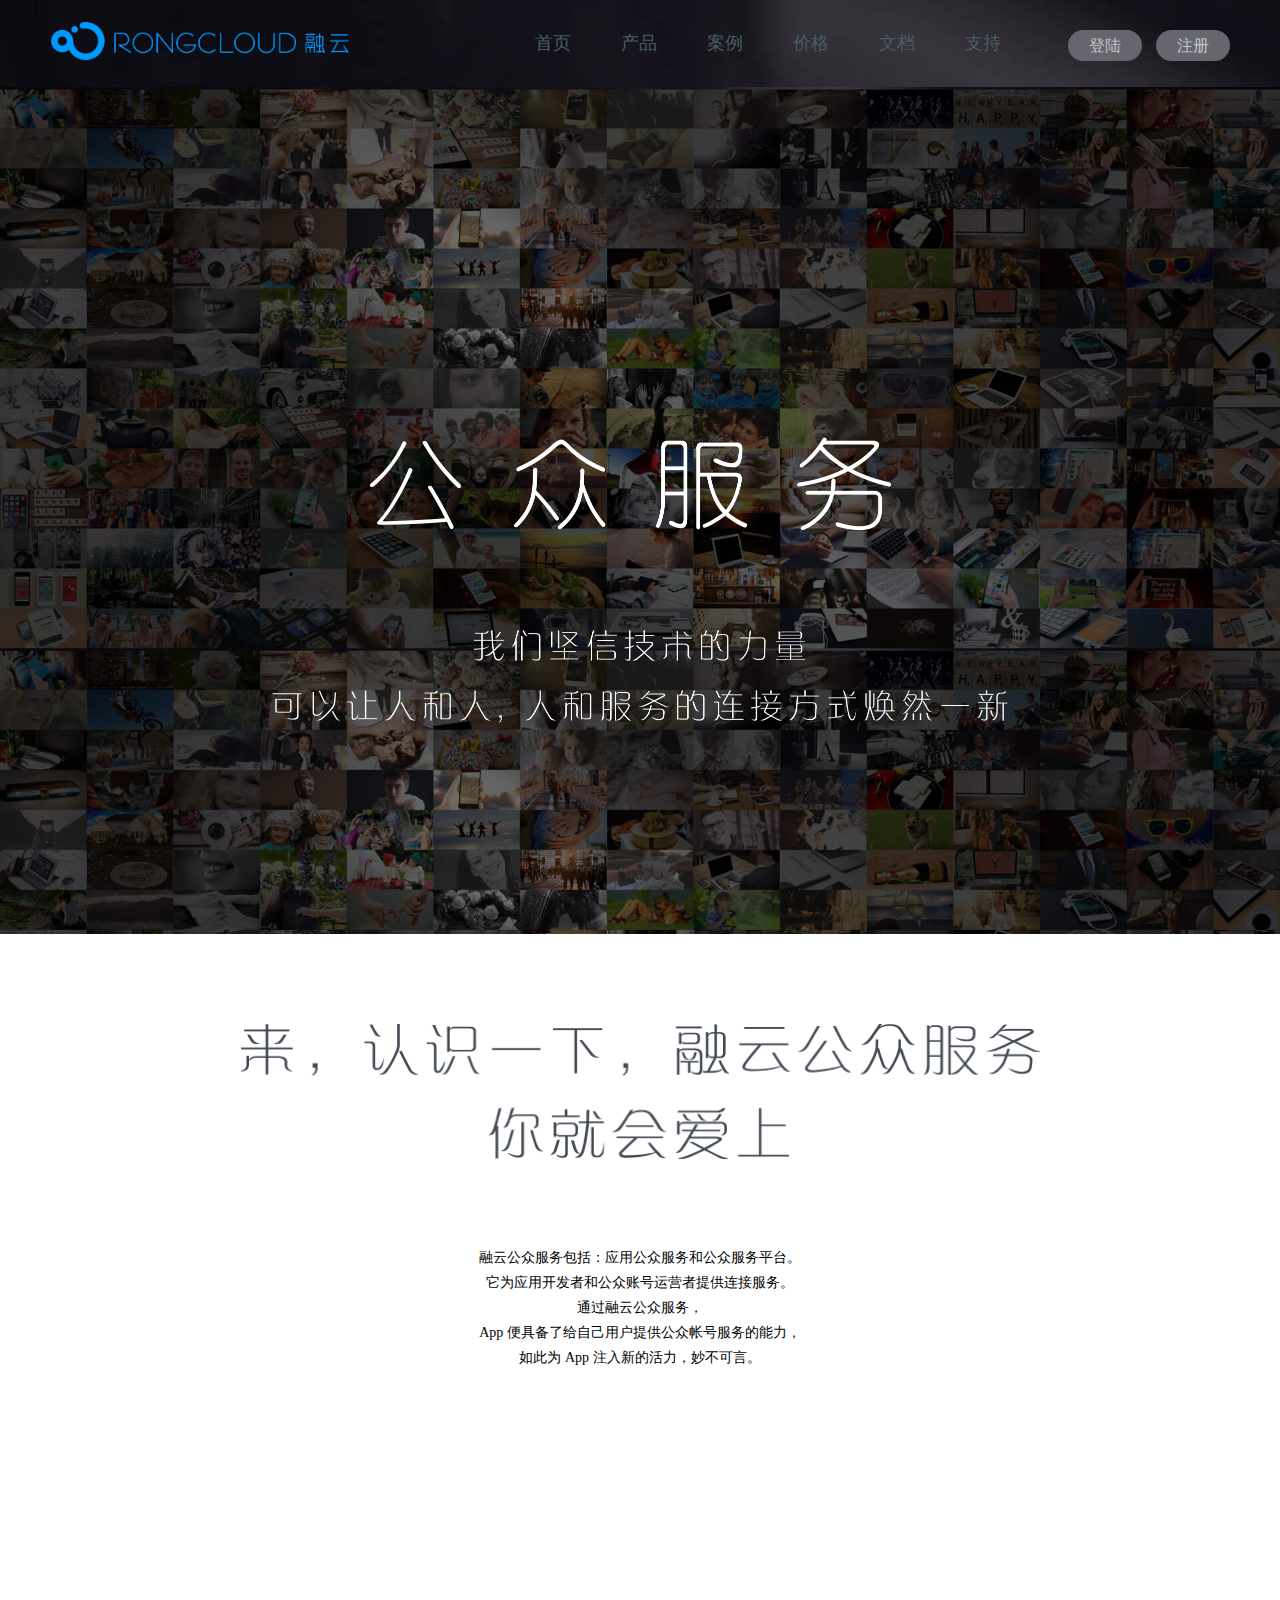
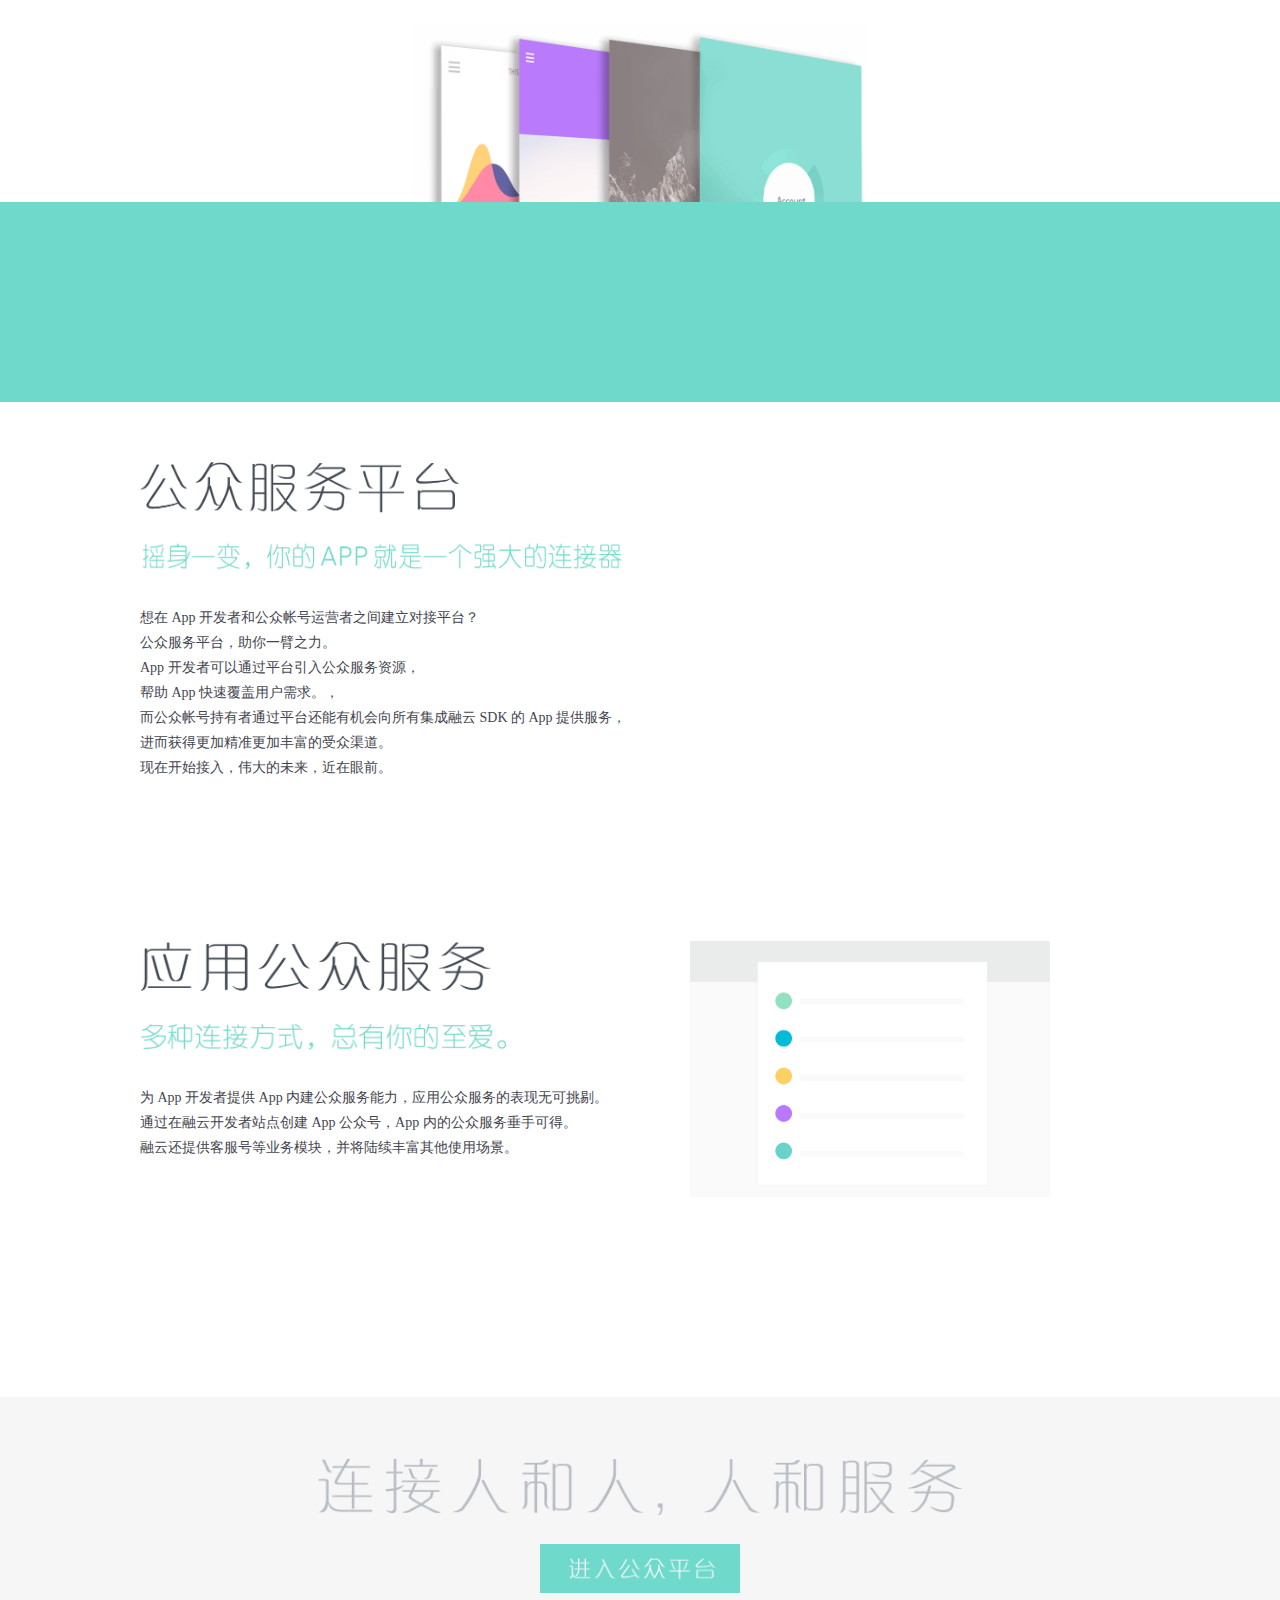
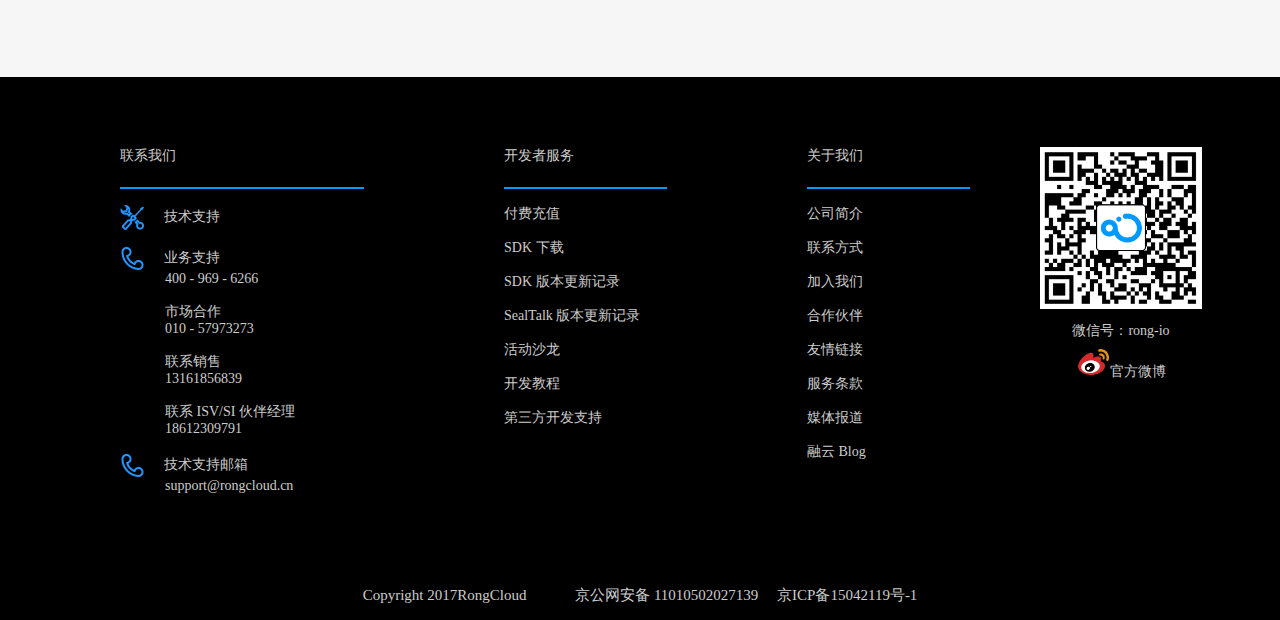
<file: rongyun/public.html>
<!DOCTYPE html>
<html>
	<head>
		<meta charset="UTF-8">
		<title></title>
		<link rel="stylesheet" type="text/css" href="css/main.css"/>
		<link rel="stylesheet" type="text/css" href="css/public.css"/>
		<script type="text/javascript" src="js/jquery-1.8.3.min.js" ></script>
	</head>
	<body>
		<div id="head" style="height: 87px;width: 100%; background: #000000;"></div>
	    	<script>
	    		$(function(){
	    			$("#head").load("header.html")
	    		})
	    	</script>
		<!--banner开始-->
		<div class="public_banner">
			<div class="public_txt">
				<img src="img/Public-Service_02.png"/>
			</div>
		</div>
		<!--banner结束-->
		<!--认识开始-->
		<div class="ren">
			<div class="ren_main">
				<div class="ren_header">
					<img src="img/Public-Service_03.png"/>
				</div>
				<div class="public_counent">
					<p>融云公众服务包括：应用公众服务和公众服务平台。</p>
					<p>它为应用开发者和公众账号运营者提供连接服务。</p>
					<p>通过融云公众服务，</p>
					<p>App 便具备了给自己用户提供公众帐号服务的能力，</p>
					<p>如此为 App 注入新的活力，妙不可言。</p>
				</div>
				<div class="public_up">
					<img id="img1" src="img/Public-Service_04.png"/>
				</div>
			</div>
				<div class="public_bottom">
					
				</div>
			
		</div>
		<!--认识结束-->
		<!--公众平台开始-->
		<div class="gong">
			<div class="gong_main">
				<div class="gong_txt">
					<div class="gong_fl">
						<div class="gong_fl_img">
							<img src="img/Public-Service_05.png"/>
						</div>
						<div class="fl_content">
							<p>想在 App 开发者和公众帐号运营者之间建立对接平台？</p>
							<p>公众服务平台，助你一臂之力。</p>
							<p>App 开发者可以通过平台引入公众服务资源，</p>
							<p>帮助 App 快速覆盖用户需求。，</p>
							<p>而公众帐号持有者通过平台还能有机会向所有集成融云 SDK 的 App 提供服务，</p>
							<p>进而获得更加精准更加丰富的受众渠道。</p>
							<p>现在开始接入，伟大的未来，近在眼前。</p>
						</div>
					</div>
						<div class="gong_fr">
							<img src="img/Public-Service_06.png"/>
						</div>
				</div>
			</div>
			
		</div>
		<script type="text/javascript" src="js/public_banner.js" ></script>
		<!--公众平台结束-->
		<!--应用公众服务开始-->
		<div class="zhong">
			<div class="zhong_main">
				<div class="zhong_txt">
					<div class="gong_fl">
						<div class="zhong_fl_img">
							<img src="img/Public-Service_07.png"/>
						</div>
						<div class="fl_content">
							<p>为 App 开发者提供 App 内建公众服务能力，应用公众服务的表现无可挑剔。</p>
							<p>通过在融云开发者站点创建 App 公众号，App 内的公众服务垂手可得。</p>
							<p>融云还提供客服号等业务模块，并将陆续丰富其他使用场景。</p>
						</div>
					</div>
						<div class="zhong_fr">
							<img src="img/Public-Service_08.png"/>
						</div>
				</div>
			</div>
			
		</div>
		</div>
		<!--应用公众服务结束-->
		<!--链接开始-->
		<div class="jie">
			<div class="jie_main">
				<div class="jie_up">
					<img src="img/Public-Service_09.png"/>
				</div>
				
				<div class="jie_down">
					<a href="#"><img src="img/Public-Service_10.png"/></a>
				</div>
				
			</div>
			
		</div>
		
		<!--链接结束-->
		</script>
		<div id="foot" style="height: 543px;width: 100%; background: #000000;"></div>
	    	<script>
	    		$(function(){
	    			$("#foot").load("bottom.html")
	    		})
	    	</script>
	</body>
</html>
</file>
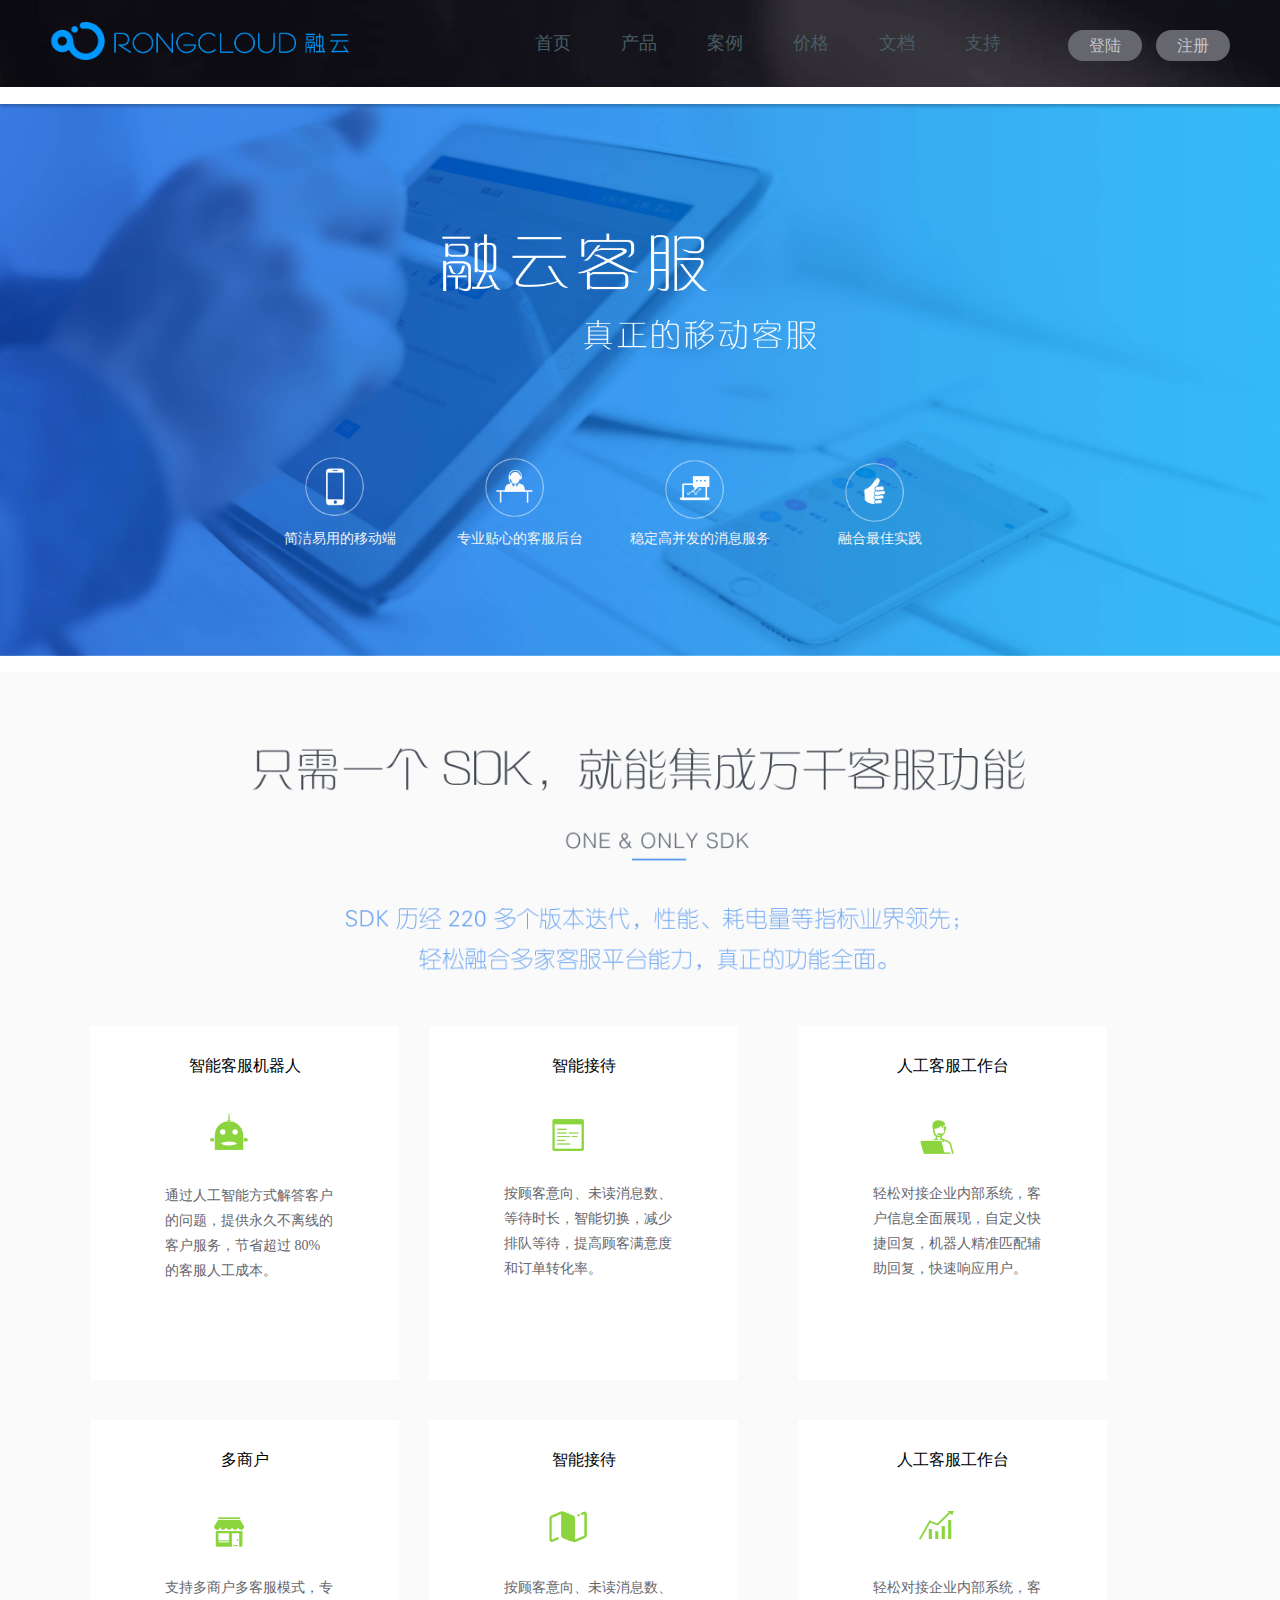
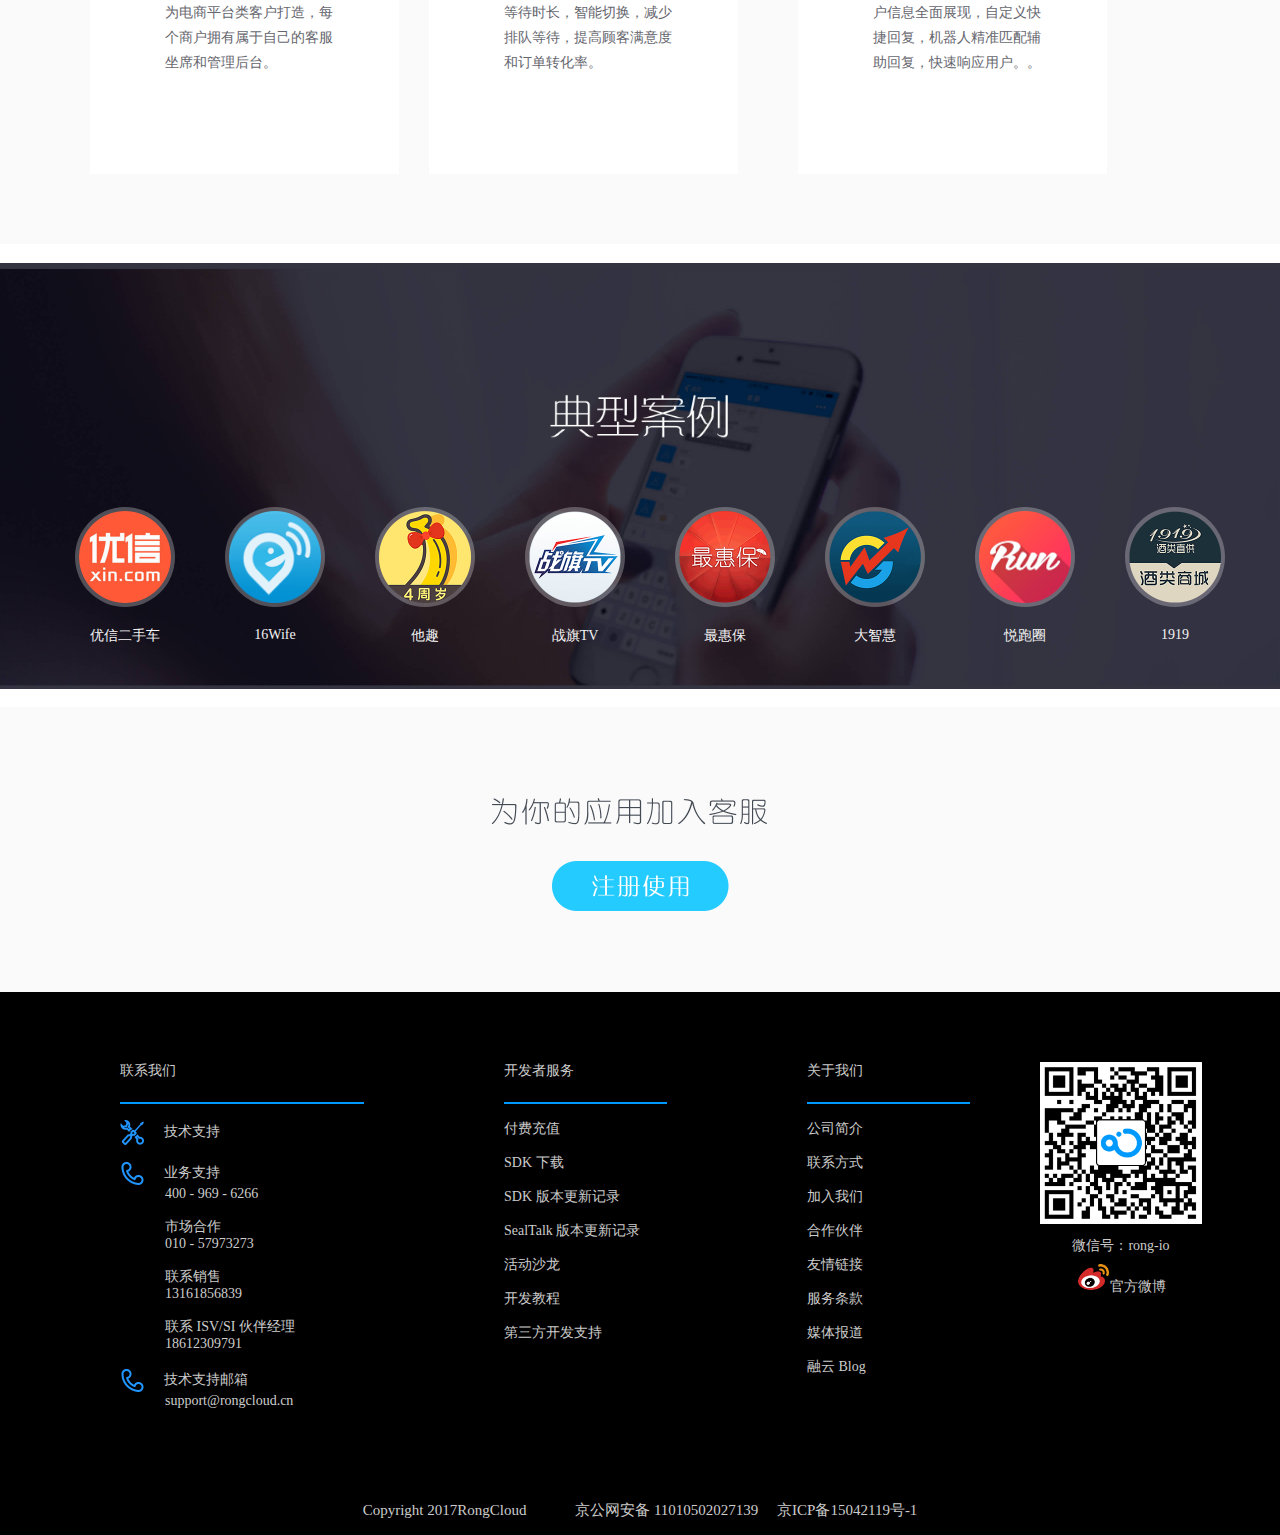
<file: rongyun/ruyunkefu.html>
<!DOCTYPE html>
<html>
	<head>
		<meta charset="UTF-8">
		<title></title>
		<script type="text/javascript" src="js/jquery-1.8.3.min.js" ></script>
		<link rel="stylesheet" type="text/css" href="css/main.css"/>
		<link rel="stylesheet" type="text/css" href="css/rongyunkefu.css"/>
	</head>
	<body>
		<div id="head" style="height: 87px;width: 100%;  background: #000000;"></div>
	    	<script>
	    		$(function(){
	    			$("#head").load("header.html")
	    		})
	    	</script>
		<!--移动开始-->
		<div class="yi">
			<div class="yi_main">
				<div class="yi_head">
					<img src="img/csBanner.png"/>
				</div>
				<div class="yi_list">
					<ul>
						<li>
							<span></span>
							<p>简洁易用的移动端</p>
						</li>
						<li>
							<span></span>
							<p>专业贴心的客服后台</p>
						</li>
						<li>
							<span></span>
							<p>稳定高并发的消息服务</p>
						</li>
						<li>
							<span></span>
							<p>融合最佳实践</p>
						</li>
					</ul>
				</div>
				 
			</div>
		</div>
		<!--移动结束-->
			<!--SDK开始-->
			<div class="sdk">
				<div class="sdk_main">
					<div class="sdk_head">
						<img src="img/csSdk.png"/>
					</div>
					<div class="sdk_list">
						<ul>
							<li>
								<dl >
									<dt class="txt_top">智能客服机器人</dt>
									<dd class="txt_center"></dd>
									<dd class="txt_bottom">
										<p>通过人工智能方式解答客户</p>
										<p>的问题，提供永久不离线的</p>
										<p>客户服务，节省超过 80%</p>
										<p>的客服人工成本。</p>
									</dd>
								</dl>
							</li>
							<li>
								<dl >
									<dt class="txt_top">智能接待</dt>
									<dd class="txt_center"></dd>
									<dd class="txt_bottom">
										<p>按顾客意向、未读消息数、</p>
										<p>等待时长，智能切换，减少</p>
										<p>排队等待，提高顾客满意度</p>
										<p>和订单转化率。</p>
									</dd>
								</dl>
							</li>
							<li>
								<dl >
									<dt class="txt_top">人工客服工作台</dt>
									<dd class="txt_center"></dd>
									<dd class="txt_bottom">
										<p>轻松对接企业内部系统，客</p>
										<p>户信息全面展现，自定义快</p>
										<p>捷回复，机器人精准匹配辅</p>
										<p>助回复，快速响应用户。</p>
									</dd>
								</dl>
							</li>
							<li>
								<dl >
									<dt class="txt_top">多商户</dt>
									<dd class="txt_center"></dd>
									<dd class="txt_bottom">
										<p>支持多商户多客服模式，专</p>
										<p>为电商平台类客户打造，每</p>
										<p>个商户拥有属于自己的客服</p>
										<p>坐席和管理后台。</p>
									</dd>
								</dl>
							</li>
							<li>
								<dl >
									<dt class="txt_top">智能接待</dt>
									<dd class="txt_center"></dd>
									<dd class="txt_bottom">
										<p>按顾客意向、未读消息数、</p>
										<p>等待时长，智能切换，减少</p>
										<p>排队等待，提高顾客满意度</p>
										<p>和订单转化率。</p>
									</dd>
								</dl>
							</li>
							<li>
								<dl >
									<dt class="txt_top">人工客服工作台</dt>
									<dd class="txt_center"></dd>
									<dd class="txt_bottom">
										<p>轻松对接企业内部系统，客</p>
										<p>户信息全面展现，自定义快</p>
										<p>捷回复，机器人精准匹配辅</p>
										<p>助回复，快速响应用户。。</p>
									</dd>
								</dl>
							</li>
						</ul>
					</div>
					
				</div>
			</div>
		<!--SDK结束-->
        <!--典型案例开始-->
        <div class="an">
        	<div class="an_main">
        		<div class="an_list">
        			<h1><img src="img/classicCase.png"/></h1>
        			<ul>
        				<li>
        					<span><img src="img/youxin.png"/></span>
        					<p>优信二手车</p>
        				</li>
        				<li>
        					<span><img src="img/16wifi.png"/></span>
        					<p>16Wife</p>
        				</li>
        				<li>
        					<span><img src="img/taqu.png"/></span>
        					<p>他趣</p>
        				</li>
        				<li>
        					<span><img src="img/zhanqi.png"/></span>
        					<p>战旗TV</p>
        				</li>
        				<li>
        					<span><img src="img/zuihuibao.png"/></span>
        					<p>最惠保</p>
        				</li>
        				<li>
        					<span><img src="img/dazhihui.png"/></span>
        					<p>大智慧</p>
        				</li>
        				<li>
        					<span><img src="img/run.png"/></span>
        					<p>悦跑圈</p>
        				</li>
        				<li>
        					<span><img src="img/1919.png"/></span>
        					<p>1919</p>
        				</li>
        			</ul>
        		</div>
        	</div>
        	
        </div>
        <!--典型案例结束-->
        <!--应用开始-->
        	<div class="ying">
        		<div class="ying_mian">
        			<div class="ying_header">
        				 <img src="img/csFooter.png"/>
        				 <p>
						<a href="javascript:;"></a>
					</p>
        			</div>
        		</div>
        		
        	</div>
        	<!--应用结束-->
        </script>
		<div id="foot" style="height: 543px;width: 100%; background: #000000;"></div>
	    	<script>
	    		$(function(){
	    			$("#foot").load("bottom.html")
	    		})
	    	</script>
        
        
        
        
        
        
        
        
        
	</body>
</html>
</file>
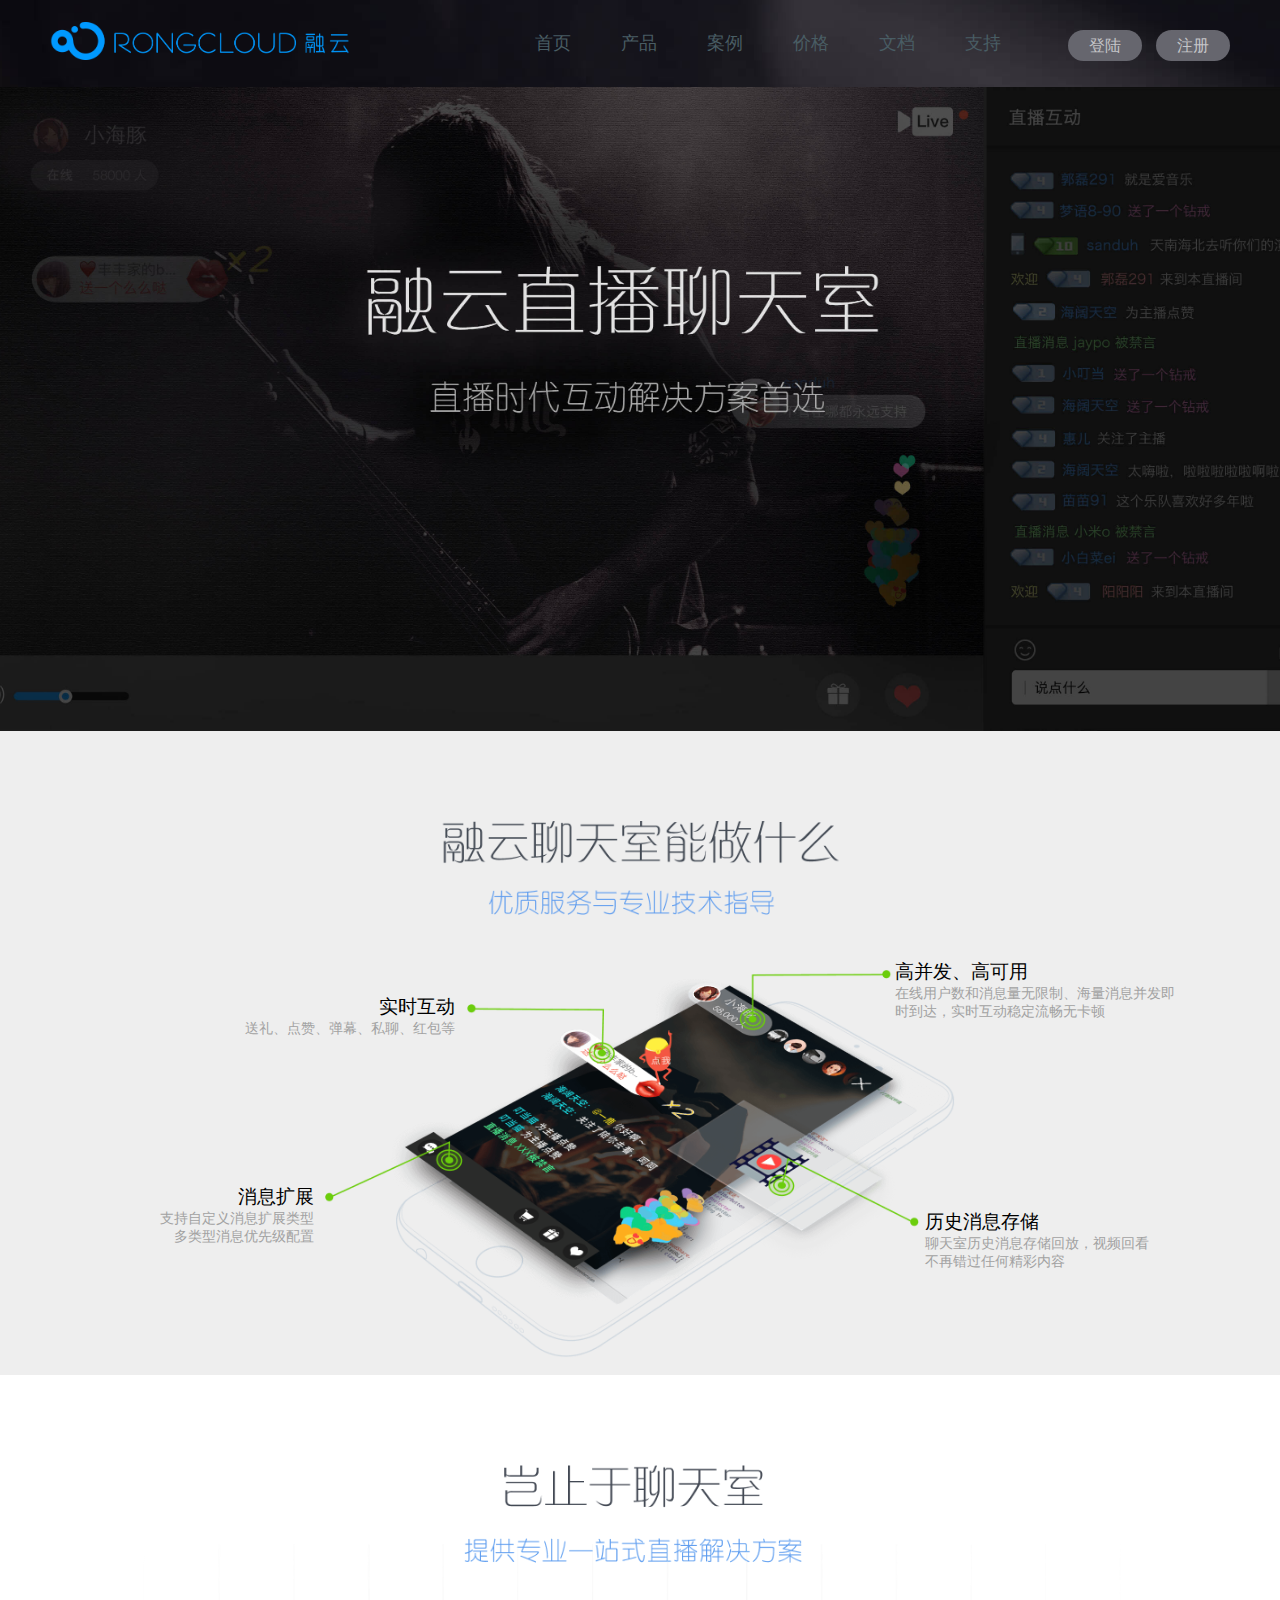
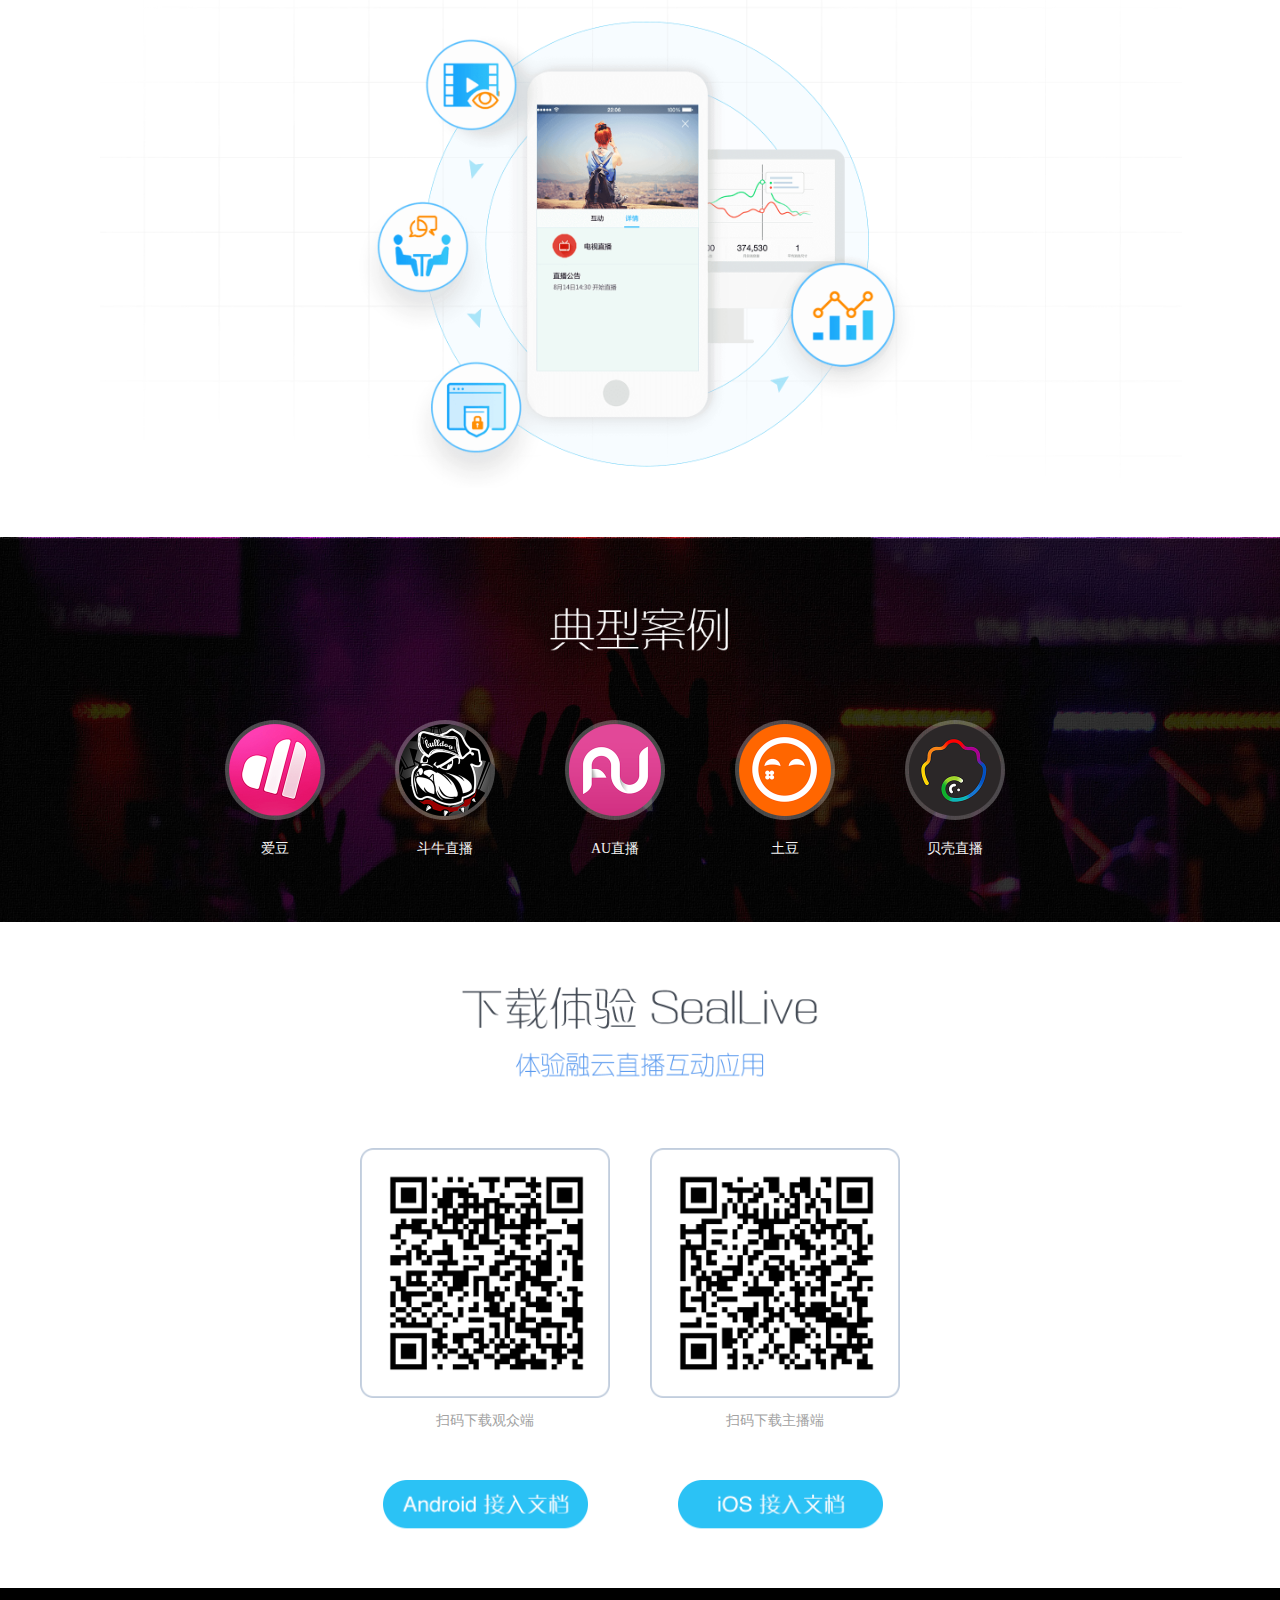
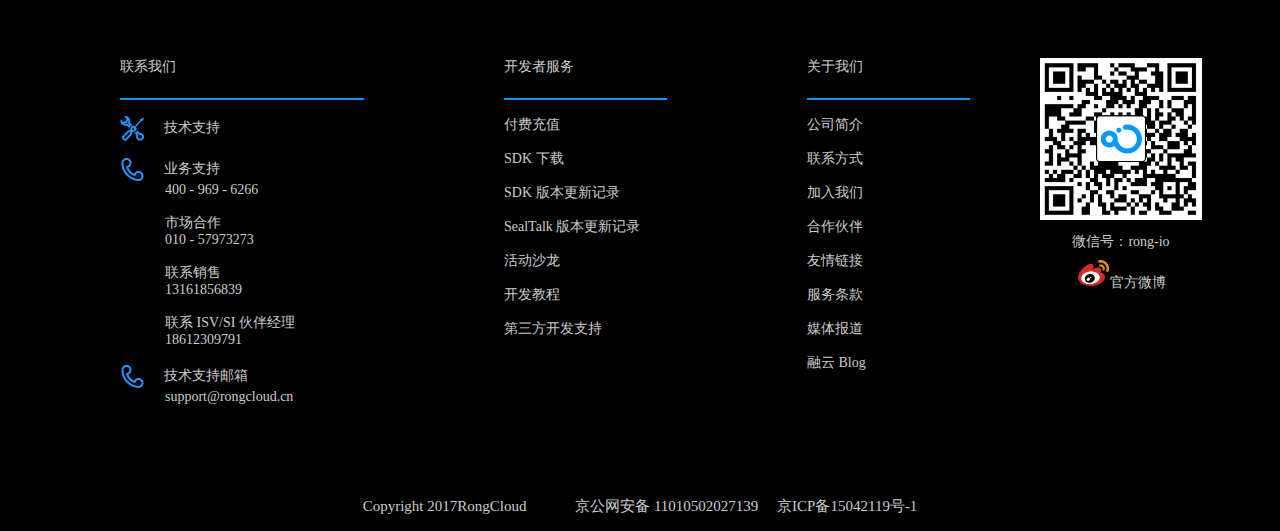
<file: rongyun/talk.html>
<!DOCTYPE html>
<html>

	<head>
		<meta charset="UTF-8">
		<title></title>
		<script type="text/javascript" src="js/jquery-1.8.3.min.js" ></script>
		<link rel="stylesheet" type="text/css" href="css/main.css" />
		<link rel="stylesheet" type="text/css" href="css/talk.css" />
	</head>

	<body>
		<div id="head" style="height: 87px;width: 100%;  background: #000000;"></div>
	    	<script>
	    		$(function(){
	    			$("#head").load("header.html")
	    		})
	    	</script>
		<!--banner开始-->
		<div class="talk_banner">
		</div>
		<!--banner结束-->
		<!--聊天开始-->
		<div class="liao">
			<div class="liao_main">
				<div class="liao_header">
					<img src="img/liveTit1.png" />
				</div>
				<div class="liao_txt">
					<div class="liao_txt_img">
						<img src="img/liveCon1.png" />
						<ul>
							<li>
								<h3>实时互动</h3>
								<p>送礼、点赞、弹幕、私聊、红包等</p>
							</li>
							<li>
								<h3>高并发、高可用</h3>
								<p>在线用户数和消息量无限制、海量消息并发即</p>
								<p>时到达，实时互动稳定流畅无卡顿</p>
							</li>
							<li>
								<h3>消息扩展</h3>
								<p>支持自定义消息扩展类型</p>
								<p>多类型消息优先级配置</p>
							</li>
							<li>
								<h3>历史消息存储</h3>
								<p>聊天室历史消息存储回放，视频回看</p>
								<p>不再错过任何精彩内容</p>
							</li>
						</ul>
					</div>
				</div>

			</div>

		</div>
		<!--聊天结束-->
		<!--聊天室开始-->
		<div class="talk_room">
			<div class="talk_room_main">
				<div class="talk_room_txt">
					<img src="img/liveTit2.png"/>
				</div>
			</div>
		</div>
		<!--聊天室结束-->
		<!--典型案例开始-->
        <div class="an">
        	<div class="an_main">
        		<div class="an_list">
        			<h1><img src="img/classicCase.png"/></h1>
        			<ul>
        				<li>
        					<span><img src="img/aidou.png"/></span>
        					<p>爱豆</p>
        				</li>
        				<li>
        					<span><img src="img/douniu.png"/></span>
        					<p>斗牛直播</p>
        				</li>
        				<li>
        					<span><img src="img/AU.png"/></span>
        					<p>AU直播</p>
        				<li>
        					<span><img src="img/tudou.png"/></span>
        					<p>土豆</p>
        				</li>
        				<li>
        					<span><img src="img/beike.png"/></span>
        					<p>贝壳直播</p>
        				</li>
        				
        			</ul>
        		</div>
        	</div>
        	
        </div>
        <!--典型案例结束-->
        <!--下载开始-->
        <div class="xia">
        	<div class="xia_main">
        		<div class="xia_header">
        			 <img src="img/liveFooter.png"/>
        		</div>
        		<div class="xia_list">
        			<ul>
        				<li> <img src="img/liveZhi.png"/>
        					<p>扫码下载观众端</p>
        				</li>
        				<li> <img src="img/liveZhu.png"/>
        					<p>扫码下载主播端</p>
        				</li>
        			</ul>
        		</div>
        		<div class="xia_go">
        			<ul>
        				<li></li>
        				<li></li>
        			</ul>
        		</div>
        		
        	</div>
        	
        </div>
        
        
        
        <!--下载结束-->
        </script>
		<div id="foot" style="height: 543px;width: 100%; background: #000000;"></div>
	    	<script>
	    		$(function(){
	    			$("#foot").load("bottom.html")
	    		})
	    	</script>
	</body>

</html>
</file>
<file: rongyun/css/main.css>
*{
	padding: 0;
	margin: 0;
}
li{
	list-style: none;
}
a{
	text-decoration: none;
}
img{
	border: none;
}
</file>
<file: rongyun/css/anlizhongxin.css>
/*banner开始*/

.li {
	width: 100%;
	height: 854px;
	background: #19181E url(../img/CaseBG1.jpg)no-repeat center;
	background-size: cover;
	position: relative;
}

.li_banner {
	width: 1100px;
	margin: auto;
}

.li_banner_header {
	width: 700px;
	margin: auto;
	padding-top: 100px;
}

.li_banner_header img {
	width: 700px;
	height: 102px;
	background-size: cover;
}

.li_banner_list ul li {
	width: 100px;
	float: left;
	display: none;
	margin: 25px 30px;
}

.li_banner_list ul {
	width: 900px;
	padding-top: 60px;
	margin: auto;
}

.li_banner_list ul li span img {
	width: 92px;
	padding: 4px;
	height: 92px;
	transition: all 1s;
	position: absolute;
}

.li_banner_list ul li span {
	width: 100px;
	height: 100px;
	display: block;
	border-radius: 50%;
	background: rgba(232, 232, 232, 0.3);
}

.li_banner_list ul li p {
	text-align: center;
	color: #F3F3F3;
	font-size: 14px;
	padding-top: 20px;
}

.li_banner_bottom {
	width: 1100px;
}

.li_banner_bottom img {
	width: 400px;
	height: 98px;
	padding-top: 40px;
	padding-left: 640px;
	background-size: cover;
}

.an_list-btn a:first-child {
	position: relative;
	width: 47px;
	top: -350px;
	height: 47px;
	display: inline-block;
	z-index: 10;
	background: url(../img/case-pre.png)no-repeat center;
	background-size: 100%;
}

.an_list-btn a:last-child {
	position: relative;
	width: 47px;
	top: -350px;
	left: 1250px;
	height: 47px;
	display: inline-block;
	z-index: 10;
	background: url(../img/case-next.png)no-repeat center;
	background-size: 100%;
}
.an_list-btn{
	position: absolute;
	top: 770px;
}
.one {
	position: relative;
	top: -110px;
	left: 25px;
}
.one img{
	position: absolute;
	top: 0px;
	left: 0px;
}

.two {
	position: relative;
	top: -110px;
	left: -111px;
}

.two img{
	position: absolute;
	top: 0px;
	left: 0px;
}

.an_btn img {
	display: none;
}
/*banner结束*/
/*气球开始*/
.qiu{
	width: 100%;
	height: 500px;
}
.qiu_main{
	width: 1100px;
	margin: 0 auto;
}
.qiu_fl{
	width: 150px;
	height: 490px;
	float: left;
}
.qiu_fl img{
	width: 150px;
	height: 150px;
	padding-top: 100px;
    background-size: 100%;
}
.qiu_fr{
	width: 748px;
	height: 483px;
	float: left;
}
.qiu_fr_h{
	width: 680px;
	height: 400px;
	padding: 100px 0 0 100px;
}
.qiu_fr_h img{
	width: 180px;
	height: 55px;
	background-size: 100%;
}
.qiu_fr_h p{
	line-height: 30px;
	color: #434A54;
}
.qiu_fr_h p:first-of-type{
	padding-top: 30px;
}
/*气球结束*/
.wrap_list{
	width: 100%;
	height: 600px;
	background: #BFC4CA;
}
.wrap_main{
	width: 1100px;
	margin: 0 auto;
}
.wrap_show{
	width: 220px;
	margin: 20px 25px;
	height: 220px;
	float: left;
	position: relative;
	overflow: hidden;
}
.wrap_show .zz{
	width: 220px;
	height: 220px;
	background: rgba(0,0,0,.3);
	position: absolute;
	top: 0;
	color: #FFFFFF;
	text-align: center;
	line-height: 220px;
	transition: all .5s;
	z-index: 9;
	opacity: 0;
}
.wrap_show:hover .zz{
	opacity: 1;
	transform: rotateY(180deg);
}
.wrap_show img{
	width: 220px;
	height: 220px;
	font-size: 20px;
	transition:all .5s;
}
.wrap_show:hover img{
	transform: scale(1.1);
	
}
</file>
<file: rongyun/css/article.css>
/*top开始*/

.header {
	width: 100%;
	height: 60px;
}

.header_main {
	width: 1170px;
	margin: 0 auto;
}

.header_fl {
	float: left;
	margin-left: 15px;
}

.header_fl img {
	width: 300px;
	height: 60px;
	background-size: 100%;
}

.header_min {
	float: left;
}

.header_min li:first-child {
	margin-left: 50px;
}

.header_min li {
	float: left;
	padding: 0 28px;
	line-height: 60px;
	text-align: center;
}

.header_min li a {
	color: black;
	font-size: 14px;
}

.header_min li a:hover {
	color: #0000FF;
}

.header_fr {
	float: right;
	margin-right: 100px;
}

.header_fr a {
	margin: 15px 0 0 10px;
	width: 74px;
	display: inline-block;
	height: 31px;
	border-radius: 17px;
	background-color: #0099ff;
	color: white;
	line-height: 31px;
	text-align: center;
}


/*top结束*/


/*banner开始*/

.arc_banner {
	width: 100%;
	height: 330px;
	background: url(../img/docbanner.jpg) no-repeat center;
	background-size: cover;
}


/*banner结束*/


/*内容开始*/

.doc {
	height: 635px;
	width: 100%;
	border-bottom: 1px solid #CCCCCC;
}

.doc_main {
	width: 1000px;
	margin: 0 auto;
}
.doc_main:hover{
	width: 1000px;
	margin: 0 auto;
}

.doc_jie {
	padding-top: 40px;
}

.doc_jie p {
	line-height: 35px;
	width: 950px;
	display: inline-block;
	margin-left: -35px;
	border-bottom: 1px solid #CCCCCC;
}

.doc_jie span {
	width: 70px;
	float: left;
	display: inline-block;
	height: 35px;
	background: url(../img/icon.png) no-repeat center;
	background-size: cover;
	background-position: 0 -32px;
}

.doc_jie a {
	font-size: 14px;
	color: #0096FB;
	display: inline-block;
	margin: 15px 0 0 35px;
}

.doc_IM {
	padding-top: 40px;
}

.doc_IM>p {
	line-height: 35px;
	width: 950px;
	display: inline-block;
	margin-left: -35px;
	border-bottom: 1px solid #CCCCCC;
}

.doc_IM span {
	width: 70px;
	float: left;
	display: inline-block;
	height: 35px;
	background: url(../img/icon.png) no-repeat center;
	background-size: cover;
	background-position: 0 -155px;
}

.doc_IM ul {
	font-size: 14px;
	margin: 25px 0 0 35px;
}
.doc_IM ul li{
	float: left;
	padding-right: 90px;
}
.doc_IM ul li p{
	padding-bottom: 20px;
}
.doc_IM ul li a {
	display: block;
	color: #0096FB;
	font-size: 14px;
	line-height: 25px;
}
 .doc_ku span{
	width: 70px;
	float: left;
	display: inline-block;
	height: 35px;
	background: url(../img/icon.png) no-repeat center;
	background-size: cover;
	background-position: 0 -70px;
}
.doc_ku a+a {
	font-size: 14px;
	color: #0096FB;
	display: inline-block;
	margin: 15px 0 0 70px;
}
.doc_qi span{
	width: 70px;
	float: left;
	display: inline-block;
	height: 35px;
	background: url(../img/icon.png) no-repeat center;
	background-size: cover;
	background-position: 0 -193px;
}
/*内容结束*/
/*底部开始*/
.doc_bottom{
	width: 100%;
	height: 50px;
}
.doc_bottom_main{
	width: 1000px;
	margin: auto;
}
.doc_bottom_main p{
	font-size: 13px;
	color: #434A54;
	text-align: center;
	line-height: 50px;
}





/*底部结束*/
</file>
<file: rongyun/css/bottom.css>
/*底部开始*/
.bottom{
	width: 100%;
	background: black;
}
.bottom_main{
	width: 1180px;
	height: 543px;
	margin: 0 auto;
}
.contact_us{
	float: left;
	text-align: left;
	color: #ccc;
	padding-top: 35px;
}
.contact_us li{
	float: left;
	text-align: left;
	color: #ccc;
	padding-top: 35px;
	font-size: 14px;
}
.contact_us li span:hover {
	color: #09f;
}
.contact_us li:first-of-type{
	width: 244px;
	height: 364px;
	margin:0 70px;
}
.contact_us li:nth-of-type(2){
	width: 163px;
	height: 347px;
	margin:0 70px;
}
.contact_us li:nth-of-type(3){
	width: 163px;
	height: 347px;
	margin:0 70px;
}
.contact_us li h4{
	width: 244px;
	height: 40px;
	font-weight: normal;
	color: #CCC;
	border-bottom: 2px solid #09f;
}
.contact_us li span img{
	width: 25px;
	height: 25px;
	display: inline-block;
	vertical-align: middle;
	background-size: 100%;
}
.contact_us li span{
	padding-right: 15px;
}
.contact_us li .weibo{
	height: 28px;
	width: 33px;
}
.bottom_last{
	padding-top: 75px;
	text-align: center;
	font-size: 15px;
	
}
.bottom_last span{
	color: #ccc;
	padding-right:45px ;
}
.bottom_last a{
	color: #ccc;
	margin-left:-30px ;
	
}
/*底部结束*/
 





















微信号：rong-io
官方微博
</file>
<file: rongyun/css/case1.css>
/*banner开始*/

.li {
	width: 100%;
	height: 854px;
	background: #19181E url(../img/CaseBG8.jpg)no-repeat center;
	background-size: cover;
}

.li_banner {
	width: 1100px;
	margin: auto;
}

.li_banner_header {
	width: 515px;
	padding-top: 100px;
}

.li_banner_header img {
	width: 515px;
	height: 176px;
	background-size: cover;
}

.li_banner_list ul li {
	width: 100px;
	float: left;
	margin: 25px 30px;
}

.li_banner_list ul {
	width: 900px;
	padding-top: 60px;
	padding-left: 295px;
}

.li_banner_list ul li span img {
	width: 92px;
	padding: 4px;
	height: 92px;
	transition: all 1s;
	position: absolute;
}

.li_banner_list ul li span {
	width: 100px;
	height: 100px;
	display: block;
	border-radius: 50%;
	background: rgba(232, 232, 232, 0.3);
}

.li_banner_list ul li p {
	text-align: center;
	color: #F3F3F3;
	font-size: 14px;
	padding-top: 20px;
}

.li_banner_bottom {
	width: 900px;
	line-height: 25px;
	text-align: right;
	font-size: 13px;
	color: white;
}
.an_list-btn a:first-child {
	position: relative;
	width: 47px;
	top: -350px;
	height: 47px;
	display: inline-block;
	z-index: 10;
	background: url(../img/case-pre.png)no-repeat center;
	background-size: 100%;
}

.an_list-btn a:last-child {
	position: relative;
	width: 47px;
	top: -350px;
	left: 1250px;
	height: 47px;
	display: inline-block;
	z-index: 10;
	background: url(../img/case-next.png)no-repeat center;
	background-size: 100%;
}

.one {
	position: relative;
	top: -110px;
	left: 25px;
}
.one img{
	position: absolute;
	top: 0px;
	left: 0px;
}

.two {
	position: relative;
	top: -110px;
	left: -111px;
}

.two img{
	position: absolute;
	top: 0px;
	left: 0px;
}

.an_btn img {
	display: none;
}
/*banner结束*/

.wrap_list{
	width: 100%;
	height: 600px;
	background: #BFC4CA;
}
.wrap_main{
	width: 1100px;
	margin: 0 auto;
}
.wrap_show{
	width: 220px;
	margin: 20px 25px;
	height: 220px;
	float: left;
	position: relative;
	overflow: hidden;
}
.wrap_show .zz{
	width: 220px;
	height: 220px;
	background: rgba(0,0,0,.3);
	position: absolute;
	top: 0;
	color: #FFFFFF;
	text-align: center;
	line-height: 220px;
	transition: all .5s;
	z-index: 9;
	opacity: 0;
}
.wrap_show:hover .zz{
	opacity: 1;
	transform: rotateY(180deg);
}
.wrap_show img{
	width: 220px;
	height: 220px;
	font-size: 20px;
	transition:all .5s;
}
.wrap_show:hover img{
	transform: scale(1.1);
	
}
</file>
<file: rongyun/css/case2.css>
/*banner开始*/

.li {
	width: 100%;
	height: 854px;
	background: #19181E url(../img/CaseBG2.jpg)no-repeat center;
	background-size: cover;
	position: relative;
}

.li_banner {
	width: 1100px;
	margin: auto;
}

.li_banner_header {
	width: 350px;
	margin: auto;
	padding-top: 100px;
}

.li_banner_header img {
	width: 350px;
	height: 105px;
	background-size: cover;
}

.li_banner_list ul li {
	width: 100px;
	float: left;
	display: none;
	margin: 0 30px;
}

.li_banner_list ul {
	width: 660px;
	padding-top: 30px;
	margin-left:340px ;
}

.li_banner_list ul li span img {
	width: 92px;
	padding: 4px;
	height: 92px;
	transition: all 1s;
	position: absolute;
}

.li_banner_list ul li span {
	width: 100px;
	height: 100px;
	display: block;
	border-radius: 50%;
	background: rgba(232, 232, 232, 0.3);
}

.li_banner_list ul li p {
	text-align: center;
	color: #F3F3F3;
	font-size: 14px;
	padding-top: 20px;
}
.li_banner_bottom img {
	width: 400px;
	height: 98px;
	padding-top: 40px;
	padding-left: 640px;
	background-size: cover;
}

.an_list-btn a:first-child {
	position: relative;
	width: 47px;
	top: -350px;
	height: 47px;
	display: inline-block;
	z-index: 10;
	background: url(../img/case-pre3.png)no-repeat center;
	background-size: 100%;
}
.an_list-btn a:first-child:hover {
	position: relative;
	width: 47px;
	top: -350px;
	height: 47px;
	display: inline-block;
	z-index: 10;
	background: url(../img/case-pre4.png)no-repeat center;
	background-size: 100%;
}
.li_banner_bottom {
	width: 430px;
    line-height: 25px;
    text-align: left;
    font-size: 13px;
    margin: auto;
    color: #999999;
    padding-left: 75px;
    padding-top: 30px;
}
.an_list-btn a:last-child {
	position: relative;
	width: 47px;
	top: -350px;
	left: 1250px;
	height: 47px;
	display: inline-block;
	z-index: 10;
	background: url(../img/case-next3.png)no-repeat center;
	background-size: 100%;
}
.an_list-btn a:last-child:hover {
	position: relative;
	width: 47px;
	top: -350px;
	left: 1250px;
	height: 47px;
	display: inline-block;
	z-index: 10;
	background: url(../img/case-next4.png)no-repeat center;
	background-size: 100%;
}
.an_list-btn{
	position: absolute;
	top: 770px;
}
.one {
	position: relative;
	top: -110px;
	left: 25px;
}
.one img{
	position: absolute;
	top: 0px;
	left: 0px;
}

.two {
	position: relative;
	top: -110px;
	left: -111px;
}

.two img{
	position: absolute;
	top: 0px;
	left: 0px;
}

.an_btn img {
	display: none;
}
/*banner结束*/
/*气球开始*/
.qiu{
	width: 100%;
	height: 500px;
}
.qiu_main{
	width: 1100px;
	margin: 0 auto;
}
.qiu_fl{
	width: 150px;
	height: 490px;
	float: left;
}
.qiu_fl img{
	width: 150px;
	height: 150px;
	padding-top: 100px;
    background-size: 100%;
}
.qiu_fr{
	width: 748px;
	height: 483px;
	float: left;
}
.qiu_fr_h{
	width: 680px;
	height: 400px;
	padding: 100px 0 0 100px;
}
.qiu_fr_h img{
	width: 180px;
	height: 55px;
	background-size: 100%;
}
.qiu_fr_h p{
	line-height: 30px;
	color: #434A54;
}
.qiu_fr_h p:first-of-type{
	padding-top: 30px;
}
/*气球结束*/
.wrap_list{
	width: 100%;
	height: 600px;
	background: #BFC4CA;
}
.wrap_main{
	width: 1100px;
	margin: 0 auto;
}
.wrap_show{
	width: 220px;
	margin: 20px 25px;
	height: 220px;
	float: left;
	position: relative;
	overflow: hidden;
}
.wrap_show .zz{
	width: 220px;
	height: 220px;
	background: rgba(0,0,0,.3);
	position: absolute;
	top: 0;
	color: #FFFFFF;
	text-align: center;
	line-height: 220px;
	transition: all .5s;
	z-index: 9;
	opacity: 0;
}
.wrap_show:hover .zz{
	opacity: 1;
	transform: rotateY(180deg);
}
.wrap_show img{
	width: 220px;
	height: 220px;
	font-size: 20px;
	transition:all .5s;
}
.wrap_show:hover img{
	transform: scale(1.1);
	
}
</file>
<file: rongyun/css/IM.css>
/*<!--banner开始-->*/
.ready {
	width: 100%;
	height: 772px;
	background: url(../img/product_01.png)no-repeat center;
	background-size: 100%;
}
.ready_main {
	width: 1180px;
	margin: 0 auto;
	position: relative;
}
.ipone_one {
	width: 580px;
	height: 396px;
	background: url(../img/product_02.png) no-repeat center;
	background-size: 100%;
	position: absolute;
	top: 255px;
	left: 360px;
	animation: hover2 2s ease-in-out infinite;
	transition: 2s;
}
.ipone_two {
	width: 580px;
	height: 396px;
	background: url(../img/product_03.png) no-repeat center;
	background-size: 100%;
	position: absolute;
	top: 170px;
	left: 350px;
	animation: hover3 2s ease-in-out .2s infinite;
	transition: 2s;
}
@keyframes hover2 {
	0% {
		transform: translateY(0);
	}
	50% {
		transform: translateY(25px);
	}
	100% {
		transform: translateY(0);
	}
}
@keyframes hover3 {
	0% {
		transform: translateY(0);
	}
	50% {
		transform: translateY(30px);
	}
	100% {
		transform: translateY(0);
	}
}
/*<!--banner结束-->*/
/*直播开始*/
.zhi{
	width: 100%;
	background: #f1f1f1;
}
.zhi_main{
	width: 1180px;
	height: 510px;
	margin: 0 auto;
}
.zhi_header_fl{
	width: 670px;
	height: 414px;
	padding-top: 95px;
	padding-left: 100px;
	float: left;
}
.zhi_header_fl h3 img{
	width: 270px;
	height: 96px;
	background-size: 100%;
}
.zhi_header_fl p{
	font-size: 16px;
    color: #434a54;
    line-height: 26px;
}
.zhi_header_fl p::selection{
    color: blue;
}
.zhi_header_fr{
	float: left;
	padding-top: 95px;
}
.zhi_header_fr img{
	width: 300px;
	height: 300px;
}
/*直播结束*/
/*自定义开始*/
.zdy{
	width: 100%;
	height: 808px;
}
.zdy_header p{
	color: #FBFEFF;
}
.zdy_header p img{
	width: 500px;
	height: 336px;
	background-size: 100%;
}
.zdy_fr img{
	width: 300px;
	height: 572px;
	background-size: 100%;
}
/*自定义结束*/
/*客服平台开始*/
.kefu{
	width: 100%;
	height:569px;
	margin-top: -24px;
	background: url(../img/product_13.jpg)no-repeat center;
	background-size: 100%;
}
.kefu_main{
	padding-top: 100px;
}
.kefu_head p{
	color: #FBFEFF;
}
/*客服平台结束*/
/*体验开始*/
.ti{
	width: 100%;
	height: 510px;
	background: #fbfbfb;
}
.ti_main{
	width: 1180px;
	margin: 0 auto;
}
.ti_head{
	width: 980px;
	margin: auto;
	padding-top: 150px;
}
.ti_bottom{
	width: 216px;
	margin: auto;
	padding-top: 120px;
}
.ti_head img{
	width: 980px;
	background-size:100% ;
	height: 118px;
	text-align: center;
}
.ti_bottom img{
	width: 216px;
	background-size:100% ;
	height: 35px;
	text-align: center;
}
/*体验结束*/
</file>
<file: rongyun/css/public.css>
/*banner开始*/
.public_banner{
	width: 100%;
	height: 847px;
	background: url(../img/Public-Service_01.jpg);
	background-size: 100%;
}
.public_txt{
	width: 738px;
	padding-top: 350px;
	margin: auto;
}
.public_txt img{
	width: 738px;
	height: 287px;
}
/*banner结束*/
/*认识开始*/
.ren{
	position: relative;
	width: 100%;
	height: 1068px;
}
.ren_main{
	width: 1100px;
	margin: auto;
}
.ren_header{
	width: 800px;
	margin: auto;
	padding-top: 90px;
}
.ren_header img{
	width: 800px;
	height: 137px;
	background-size: cover;
}
.public_counent p{
	text-align: center;
	font-size: 14px;
	line-height: 25px;
}
.public_counent p:first-of-type{
	margin-top: 80px;
}
.public_up{
	width: 450px;
	margin: auto;
	position: relative;
}
.public_up img{
	width: 450px;
	height: 358px;
	top: 255px;
	z-index: 1;
	position: absolute;
	background-size: cover;
}
.public_bottom{
	z-index: 2;
	width: 100%;
	position: absolute;
	height: 200px;
	bottom: 0px;
	background: #6FD9CB;
}
/*认识结束*/
/*公众平台开始*/
.gong{
	width: 100%;
	height: 539px;
}
.gong_main{
	width: 1000px;
	margin: 0 auto;
}
.gong_fl{
	width: 550px;
	float: left;
}
.gong_fl_img{
	width: 500px;
	padding-top: 60px;
}
.gong_fl_img img{
	width: 500px;
	height: 109px;
	background-size: 100%;
}
.fl_content p{
	font-size: 14px;
	color: #45454F;
	line-height: 25px;
}
.fl_content p:first-child{
	margin-top: 30px;
}
.gong_fr{
	float: left;
	padding-top: 60px;
}
.gong_fr img{
	display: none;
	width: 375px;
	height: 309px;
	background-size: 100%;
}
/*公众平台结束*/
/*应用公众服务开始*/
.zhong{
	width: 100%;
	height: 456px;
}
.zhong_main{
	width: 1000px;
	margin: auto;
}
.zhong_fl_img img{
	width: 367px;
	height: 110px;
}
.zhong_fr{
	float: left;
}
.zhong_fr img{
	width: 360px;
	height: 256px;
}
/*应用公众服务结束*/
/*<!--链接开始-->*/
.jie{
	width: 100%;
	height: 280px;
	background: #f6f6f6;
}
.jie_main{
	width: 1000px;
	margin: auto;
}
.jie_up{
	padding-top: 60px;
	width: 650px;
	margin: auto;
}
.jie_up img{
	width: 650px;
	height: 58px;
	background-size: 100%;
}
.jie_down{
	padding-top: 25px;
	width: 200px;
	margin: auto;
}
.jie_down img{
	width: 200px;
	height: 49px;
	background-size: 100%;
}

/*<!--链接结束-->*/
</file>
<file: rongyun/css/rongyunkefu.css>
/*移动开始*/
.yi{
	width: 100%;
	height: 585px;
	background: url(../img/csBG.jpg)no-repeat center;
	background-size:100% ;
}
.yi_main{
	width: 1180px;
	margin: 0 auto;
}
.yi_head{
	width: 400px;
	padding-top:145px ;
	margin: auto;
}
.yi_head img{
	width: 379px;
	height: 120px;
}
.yi_list{
	padding-top: 100px;
}
.yi_list ul{
	width: 780px;
	margin: auto;
}
.yi_list ul li{
	width: 140px;
	height: 109px;
	float: left;
	padding: 0 20px;
	color: #F3F3F3;
	font-size: 14px;
	text-align: center;
}
.yi_list ul li span{
	width: 70px;
	height: 70px;
	display: inline-block;
}
.yi_list ul li span:first-of-type{
	background: url(../img/icons-cs.png)no-repeat center;
	background-position: 0 1px;
	background-size: 100%;
}
.yi_list ul li:nth-of-type(2) span{
	background: url(../img/icons-cs.png)no-repeat center;
	background-size: 100%;
	background-position: 0 -67px;
}
.yi_list ul li:nth-of-type(3) span{
	background: url(../img/icons-cs.png)no-repeat center;
	background-size: 100%;
	background-position: 0 -134px;
}

.yi_list ul li:nth-of-type(4) span{
	background: url(../img/icons-cs.png)no-repeat center;
	background-size: 100%;
	background-position: 0 -200px;
}
/*移动结束*/
/*SDK开始*/
.sdk{
	width: 100%;
	height: 1172px;
	background: #FAFAFA;
}
.sdk_main{
	width: 1180px;
	margin: 0 auto;
}
.sdk_head{
	width: 780px;
	margin: auto;
	padding-top: 75px;
}
.sdk_head img{
	width: 780px;
	height: 225px;
	background-size: 100%;
}
.sdk_list li{
	width: 309px;
	height: 354px;
	background: white;
	float: left;
}
.sdk_list li+li{
	margin: 20px 30px;
}
.sdk_list li:first-of-type{
	margin-top: 20px;
}
.sdk_list li:nth-of-type(4){
	margin: 0;
	margin-top: 20px;
}
.sdk_list ul{
	width: 1100px;
	margin: auto;
	padding-top: 30px;
}
.sdk_list li dl .txt_top{
	text-align: center;
	padding-top: 30px;
}
.sdk_list li dl .txt_bottom p{
	font-size: 14px;
	text-align: left;
	color: #66666E;
	padding-left: 75px;
	line-height: 25px;
}
.sdk_list li dl .txt_bottom p:first-of-type{
	padding-top: 20px;
}
.txt_center{
	display: inline-block;
	height: 62px;
	width: 62px;	
	background: url(../img/icons-cs.png)no-repeat center;
	background-size: 100%;
	margin-left: 120px;
	margin-top: 20px;
}
.txt_center:first-of-type{
	background-position: 0 -245px;
}
.sdk_list li:nth-of-type(2) .txt_center{
	background-position: 0 -305px;
	margin-top: 40px;
	height: 40px;
	width: 62px;
}
.sdk_list li:nth-of-type(3) .txt_center{
	background-position: 0 -345px;
	margin-top: 40px;
	height: 40px;
	width: 62px;
}
.sdk_list li:nth-of-type(4) .txt_center{
	background-position: 0 -385px;
	margin-top: 40px;
	height: 40px;
	width: 62px;
}
.sdk_list li:nth-of-type(5) .txt_center{
	background-position: 0 -430px;
	margin-top: 40px;
	height: 40px;
	width: 62px;
}
.sdk_list li:nth-of-type(6) .txt_center{
	background-position: 0 -475px;
	margin-top: 40px;
	height: 40px;
	width: 62px;
}
/*SDK结束*/
 /*典型案例开始*/
.an{
	width: 100%;
	height: 463px;
	background: url(../img/csCaseBG.jpg) no-repeat center;
	background-size: 100%;
}
.an_main{
	width: 1180px;
	margin: auto;
}
.an_list h1{
	text-align: center;
	padding-top: 150px;
}
.an_list h1 img{
	width: 182px;
	height: 45px;
}
.an_list ul li{
	width: 100px;
	float: left;
	margin: 0 25px;
}
.an_list ul {
	width: 1200px;
	padding-top: 60px;
}
.an_list ul li span img{
	width: 92px;
	padding: 4px;
	height: 92px;
	transition: all 1s;
	position: absolute;
}
.an_list ul li span{
	width: 100px;
	height: 100px;
	display: block;
	border-radius:50%;
	background: rgba(232, 232, 232, 0.3);
}
.an_list ul li p{
	text-align: center;
	color: #F3F3F3;
	font-size: 14px;
	padding-top: 20px;
}
.an_list ul li span img:hover{
	transition: all .5s;
	animation:xuanzhuan .5s infinite;
}
@keyframes xuanzhuan{
	0%{transform: rotate(0deg);}
	25%{transform: rotate(5deg);}
	50%{transform: rotate(0deg);}
	75%{transform: rotate(-5deg);}
	100%{transform: rotate(0deg);}
}
 /*典型案例结束*/
/*-应用开始*/
.ying{
	width: 100%;
	height: 285px;
	background: #FAFAFA;
}
.ying_mian{
	width: 1180px;
	margin: auto;
}
.ying_header{
	width: 300px;
	margin: auto;
	padding: 90px 0 85px;
}
.ying_header img{
	width: 280px;
	height: 30px;
	background-size: 100%;
}
.ying_header p a{
	width: 177px;
	display: block;
	margin:30px auto;
	height: 50px;
	background: url(../img/intro-user4.png) no-repeat center;
	background-size: 100%;
	background-position: 0 0;
}
.ying_header p:hover a{
	width: 177px;
	height: 50px;
	background: url(../img/intro-user4.png) no-repeat center;
	background-size: 100%;
	background-position: 0 -75px;
}
/*应用结束*/
</file>
<file: rongyun/css/talk.css>
/*banner开始*/
.talk_banner{
	width: 100%;
	height: 644px;
	background: url(../img/liveBG.jpg)no-repeat center;
	background-size: cover;
}
/*banner结束*/
/*<!--聊天开始-->*/
.liao{
	width: 100%;
	background: #eee;
	height: 644px;
}
.liao_main{
	width: 1180px;
	margin: 0 auto;
}
.liao_header{
	width: 400px;
	padding-top: 90px;
	margin: auto;
}
.liao_header img{
	width: 400px;
	height: 94px;
	background-size: 100%;
}
.liao_txt{
	width: 1180px;
	position: relative;
}
.liao_txt_img{
	padding-top:50px ;
	margin: auto;
	width: 630px;
	height: 389px;
	background-size: 100%;
}
.liao_txt_img img{
	width: 630px;
	background-size: 100%;
}
.liao_txt li{
	text-align: right;
	position: absolute;
}
.liao_txt li h3{
	font-weight: normal;
}
.liao_txt li p{
	font-size: 14px;
	color: #A2A2A2;
}
.liao_txt li:first-of-type {
	top: 75px;
	left: 195px;
}
.liao_txt li:nth-of-type(2) {
	top: 40px;
	text-align: left;
	left: 845px;
}
.liao_txt li:nth-of-type(3) {
	top: 265px;
    left: 110px;
}
.liao_txt li:nth-of-type(4) {
	top: 290px;
    text-align: left;
    left: 875px;
}
/*<!--聊天结束--*/
/*<!--聊天室开始-->*/
.talk_room{
	width: 100%;
	height: 762px;
}
.talk_room_main{
	width: 1180;
	margin: auto;
}
.talk_room_txt{
	width: 1080px;
	padding-top: 90px;
	margin: auto;
}
.talk_room_txt img{
	width: 1080;
	height: 623px;
	background-size: 100%;
}
/*<!--聊天室结束-->*/
/*典型案例开始*/
.an{
	width: 100%;
	height: 385px;
	background: url(../img/liveCaseBG.jpg) no-repeat center;
	background-size: cover;
}
.an_main{
	width: 1180px;
	margin: auto;
}
.an_list h1{
	text-align: center;
	padding-top: 70px;
}
.an_list h1 img{
	width: 182px;
	height: 45px;
}
.an_list ul li{
	width: 100px;
	float: left;
	margin: 0 35px;
}
.an_list ul {
	width: 900px;
	margin: auto;
	padding-top: 60px;
}
.an_list ul li span img{
	width: 92px;
	padding: 4px;
	height: 92px;
	transition: all 1s;
	position: absolute;
}
.an_list ul li span{
	width: 100px;
	height: 100px;
	display: block;
	border-radius:50%;
	background: rgba(232, 232, 232, 0.3);
}
.an_list ul li p{
	text-align: center;
	color: #F3F3F3;
	font-size: 14px;
	padding-top: 20px;
}
.an_list ul li span img:hover{
	transition: all .5s;
	animation:xuanzhuan .5s infinite;
}
@keyframes xuanzhuan{
	0%{transform: rotate(0deg);}
	25%{transform: rotate(5deg);}
	50%{transform: rotate(0deg);}
	75%{transform: rotate(-5deg);}
	100%{transform: rotate(0deg);}
}
 /*典型案例结束*/
 /*下载开始*/
.xia{
	width: 100%;
	height:666px ;
}
.xia_main{
	width: 1180px;
	margin: 0 auto;
}
.xia_header{
	width: 360px;
	margin: auto;
	padding: 65px 0;
}
.xia_header img{
	width: 360px;
	height: 92px;
	background-size: 100%;
}
.xia_list{
	width: 600px;
	margin: auto;
}
.xia_list li{
	float: left;
	margin: 0 20px;
}
.xia_list li p{
	padding-top: 10px;
	font-size: 14px;
	color: #A2A2A2;
	text-align: center;
}
.xia_list li img{
	width: 250px;
	height: 250px;
	background-size: 100%;
}
.xia_go{
	width: 515px;
	margin: auto;
}
.xia_go li{
	float: left;
	margin-top: 50px;
}
.xia_go li:first-of-type{
	width: 205px;
	height: 50px;
	margin-right: 90px;
	display: inline-block;
	background: url(../img/intro-user5.png) no-repeat center;
	background-size: 100%;
	background-position:0 0 ;
}
.xia_go li:first-of-type:hover{
	background-position:0 -77px;
}
.xia_go li:nth-of-type(2){
	width: 205px;
	height: 50px;
	display: inline-block;
	background: url(../img/intro-user6.png) no-repeat center;
	background-size: 100%;
	background-position:0 0 ;
}
.xia_go li:nth-of-type(2):hover{
	background-position:0 -77px;
}
 /*下载结束*/
</file>
